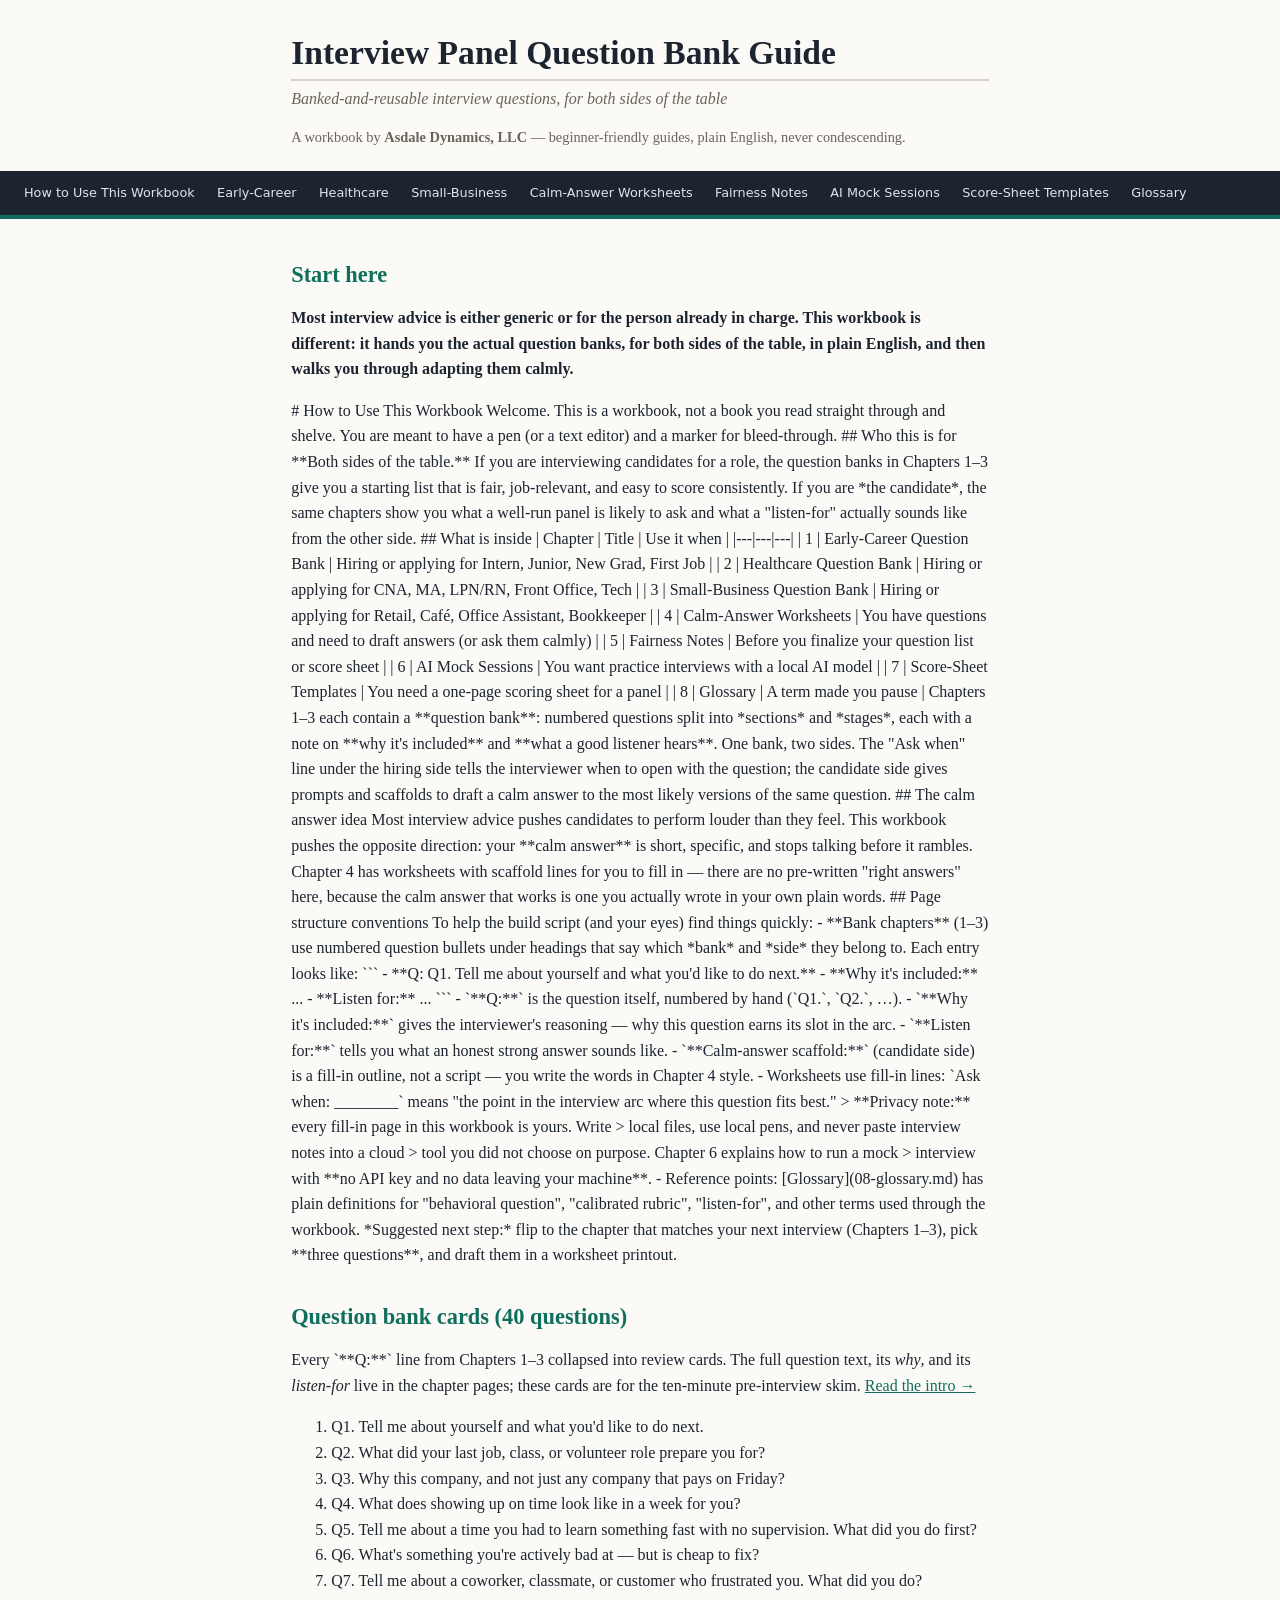
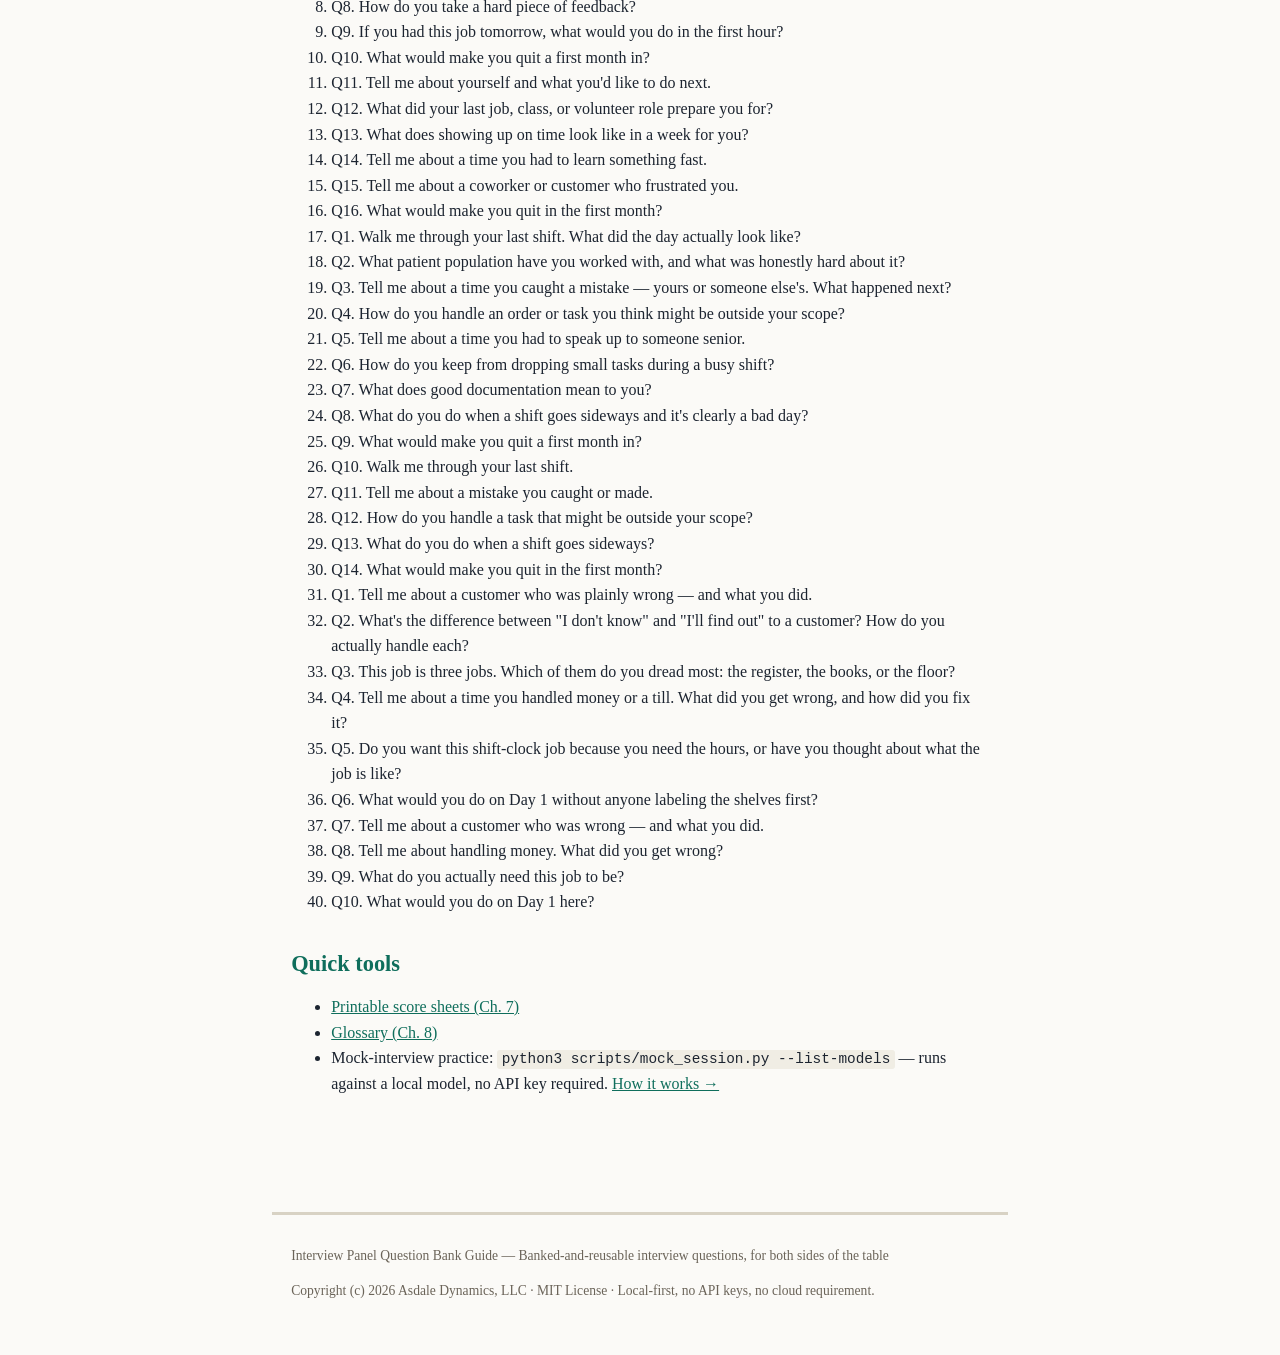
<file: site/index.html>
<!DOCTYPE html>
<html lang="en">
<head>
<meta charset="utf-8">
<meta name="viewport" content="width=device-width, initial-scale=1">
<title>Interview Panel Question Bank Guide</title>
<link rel="stylesheet" href="styles.css">
</head>
<body>
<header class="hero">
  <h1>Interview Panel Question Bank Guide</h1>
  <p class="tagline">Banked-and-reusable interview questions, for both sides of the table</p>
  <p class="credit">A workbook by <strong>Asdale Dynamics, LLC</strong> —
  beginner-friendly guides, plain English, never condescending.</p>
</header>
<nav class="topnav">
  <div class="chapters">
    <a href="00-introduction.html">How to Use This Workbook</a>
    <a href="01-bank-early-career.html">Early-Career</a>
    <a href="02-bank-healthcare.html">Healthcare</a>
    <a href="03-bank-small-business.html">Small-Business</a>
    <a href="04-worksheets-calm-answers.html">Calm-Answer Worksheets</a>
    <a href="05-fairness-notes.html">Fairness Notes</a>
    <a href="06-ai-mock-sessions.html">AI Mock Sessions</a>
    <a href="07-score-sheets.html">Score-Sheet Templates</a>
    <a href="08-glossary.html">Glossary</a>
  </div>
</nav>
<main class="home">
<section class="intro">
<h2>Start here</h2>
<p><strong>Most interview advice is either generic or for the person already in charge. This workbook is different: it hands you the actual question banks, for both sides of the table, in plain English, and then walks you through adapting them calmly.</strong></p># How to Use This Workbook

Welcome. This is a workbook, not a book you read straight through and shelve.
You are meant to have a pen (or a text editor) and a marker for bleed-through.

## Who this is for

**Both sides of the table.** If you are interviewing candidates for a role,
the question banks in Chapters 1–3 give you a starting list that is fair,
job-relevant, and easy to score consistently. If you are *the candidate*,
the same chapters show you what a well-run panel is likely to ask and what a
"listen-for" actually sounds like from the other side.

## What is inside

| Chapter | Title | Use it when |
|---|---|---|
| 1 | Early-Career Question Bank | Hiring or applying for Intern, Junior, New Grad, First Job |
| 2 | Healthcare Question Bank | Hiring or applying for CNA, MA, LPN/RN, Front Office, Tech |
| 3 | Small-Business Question Bank | Hiring or applying for Retail, Café, Office Assistant, Bookkeeper |
| 4 | Calm-Answer Worksheets | You have questions and need to draft answers (or ask them calmly) |
| 5 | Fairness Notes | Before you finalize your question list or score sheet |
| 6 | AI Mock Sessions | You want practice interviews with a local AI model |
| 7 | Score-Sheet Templates | You need a one-page scoring sheet for a panel |
| 8 | Glossary | A term made you pause |

Chapters 1–3 each contain a **question bank**: numbered questions split into
*sections* and *stages*, each with a note on **why it's included** and **what
a good listener hears**. One bank, two sides. The "Ask when" line under the
hiring side tells the interviewer when to open with the question; the
candidate side gives prompts and scaffolds to draft a calm answer to the most
likely versions of the same question.

## The calm answer idea

Most interview advice pushes candidates to perform louder than they feel.
This workbook pushes the opposite direction: your **calm answer** is short,
specific, and stops talking before it rambles. Chapter 4 has worksheets with
scaffold lines for you to fill in — there are no pre-written "right answers"
here, because the calm answer that works is one you actually wrote in your
own plain words.

## Page structure conventions

To help the build script (and your eyes) find things quickly:

- **Bank chapters** (1–3) use numbered question bullets under headings that
  say which *bank* and *side* they belong to. Each entry looks like:

  ```
    - **Q: Q1. Tell me about yourself and what you'd like to do next.**
      - **Why it's included:** ...
      - **Listen for:** ...
  ```
- `**Q:**` is the question itself, numbered by hand (`Q1.`, `Q2.`, …).
- `**Why it's included:**` gives the interviewer's reasoning — why this
  question earns its slot in the arc.
- `**Listen for:**` tells you what an honest strong answer sounds like.
- `**Calm-answer scaffold:**` (candidate side) is a fill-in outline, not a
  script — you write the words in Chapter 4 style.
- Worksheets use fill-in lines: `Ask when: ________` means "the point in
  the interview arc where this question fits best."

> **Privacy note:** every fill-in page in this workbook is yours. Write
> local files, use local pens, and never paste interview notes into a cloud
> tool you did not choose on purpose. Chapter 6 explains how to run a mock
> interview with **no API key and no data leaving your machine**.

- Reference points: [Glossary](08-glossary.md) has plain definitions for
  "behavioral question", "calibrated rubric", "listen-for", and other terms
  used through the workbook.

*Suggested next step:* flip to the chapter that matches your next interview
(Chapters 1–3), pick **three questions**, and draft them in a worksheet printout.

</section>
<section class="cards">
<h2>Question bank cards (40 questions)</h2>
<p>Every `**Q:**` line from Chapters 1–3 collapsed into review cards. The
full question text, its <em>why</em>, and its <em>listen-for</em> live in the
chapter pages; these cards are for the ten-minute pre-interview skim.
<a href="00-introduction.html">Read the intro &rarr;</a></p>
<ol class="qcards">
<li class="question" id="card-001">Q1. Tell me about yourself and what you'd like to do next.</li><li class="question" id="card-002">Q2. What did your last job, class, or volunteer role prepare you for?</li><li class="question" id="card-003">Q3. Why this company, and not just any company that pays on Friday?</li><li class="question" id="card-004">Q4. What does showing up on time look like in a week for you?</li><li class="question" id="card-005">Q5. Tell me about a time you had to learn something fast with no supervision. What did you do first?</li><li class="question" id="card-006">Q6. What's something you're actively bad at — but is cheap to fix?</li><li class="question" id="card-007">Q7. Tell me about a coworker, classmate, or customer who frustrated you. What did you do?</li><li class="question" id="card-008">Q8. How do you take a hard piece of feedback?</li><li class="question" id="card-009">Q9. If you had this job tomorrow, what would you do in the first hour?</li><li class="question" id="card-010">Q10. What would make you quit a first month in?</li><li class="question" id="card-011">Q11. Tell me about yourself and what you'd like to do next.</li><li class="question" id="card-012">Q12. What did your last job, class, or volunteer role prepare you for?</li><li class="question" id="card-013">Q13. What does showing up on time look like in a week for you?</li><li class="question" id="card-014">Q14. Tell me about a time you had to learn something fast.</li><li class="question" id="card-015">Q15. Tell me about a coworker or customer who frustrated you.</li><li class="question" id="card-016">Q16. What would make you quit in the first month?</li><li class="question" id="card-017">Q1. Walk me through your last shift. What did the day actually look like?</li><li class="question" id="card-018">Q2. What patient population have you worked with, and what was honestly hard about it?</li><li class="question" id="card-019">Q3. Tell me about a time you caught a mistake — yours or someone else's. What happened next?</li><li class="question" id="card-020">Q4. How do you handle an order or task you think might be outside your scope?</li><li class="question" id="card-021">Q5. Tell me about a time you had to speak up to someone senior.</li><li class="question" id="card-022">Q6. How do you keep from dropping small tasks during a busy shift?</li><li class="question" id="card-023">Q7. What does good documentation mean to you?</li><li class="question" id="card-024">Q8. What do you do when a shift goes sideways and it's clearly a bad day?</li><li class="question" id="card-025">Q9. What would make you quit a first month in?</li><li class="question" id="card-026">Q10. Walk me through your last shift.</li><li class="question" id="card-027">Q11. Tell me about a mistake you caught or made.</li><li class="question" id="card-028">Q12. How do you handle a task that might be outside your scope?</li><li class="question" id="card-029">Q13. What do you do when a shift goes sideways?</li><li class="question" id="card-030">Q14. What would make you quit in the first month?</li><li class="question" id="card-031">Q1. Tell me about a customer who was plainly wrong — and what you did.</li><li class="question" id="card-032">Q2. What's the difference between "I don't know" and "I'll find out" to a customer? How do you actually handle each?</li><li class="question" id="card-033">Q3. This job is three jobs. Which of them do you dread most: the register, the books, or the floor?</li><li class="question" id="card-034">Q4. Tell me about a time you handled money or a till. What did you get wrong, and how did you fix it?</li><li class="question" id="card-035">Q5. Do you want this shift-clock job because you need the hours, or have you thought about what the job is like?</li><li class="question" id="card-036">Q6. What would you do on Day 1 without anyone labeling the shelves first?</li><li class="question" id="card-037">Q7. Tell me about a customer who was wrong — and what you did.</li><li class="question" id="card-038">Q8. Tell me about handling money. What did you get wrong?</li><li class="question" id="card-039">Q9. What do you actually need this job to be?</li><li class="question" id="card-040">Q10. What would you do on Day 1 here?</li>
</ol>
</section>
<section class="quicklinks">
<h2>Quick tools</h2>
<ul>
<li><a href="07-score-sheets.html">Printable score sheets (Ch. 7)</a></li>
<li><a href="08-glossary.html">Glossary (Ch. 8)</a></li>
<li>Mock-interview practice: <code>python3 scripts/mock_session.py --list-models</code> —
runs against a local model, no API key required. <a href="06-ai-mock-sessions.html">How it works &rarr;</a></li>
</ul>
</section>
</main>
<footer>
  <p>Interview Panel Question Bank Guide — Banked-and-reusable interview questions, for both sides of the table</p>
  <p>Copyright (c) 2026 Asdale Dynamics, LLC · MIT License · Local-first, no
  API keys, no cloud requirement.</p>
</footer>
</body>
</html>
</file>
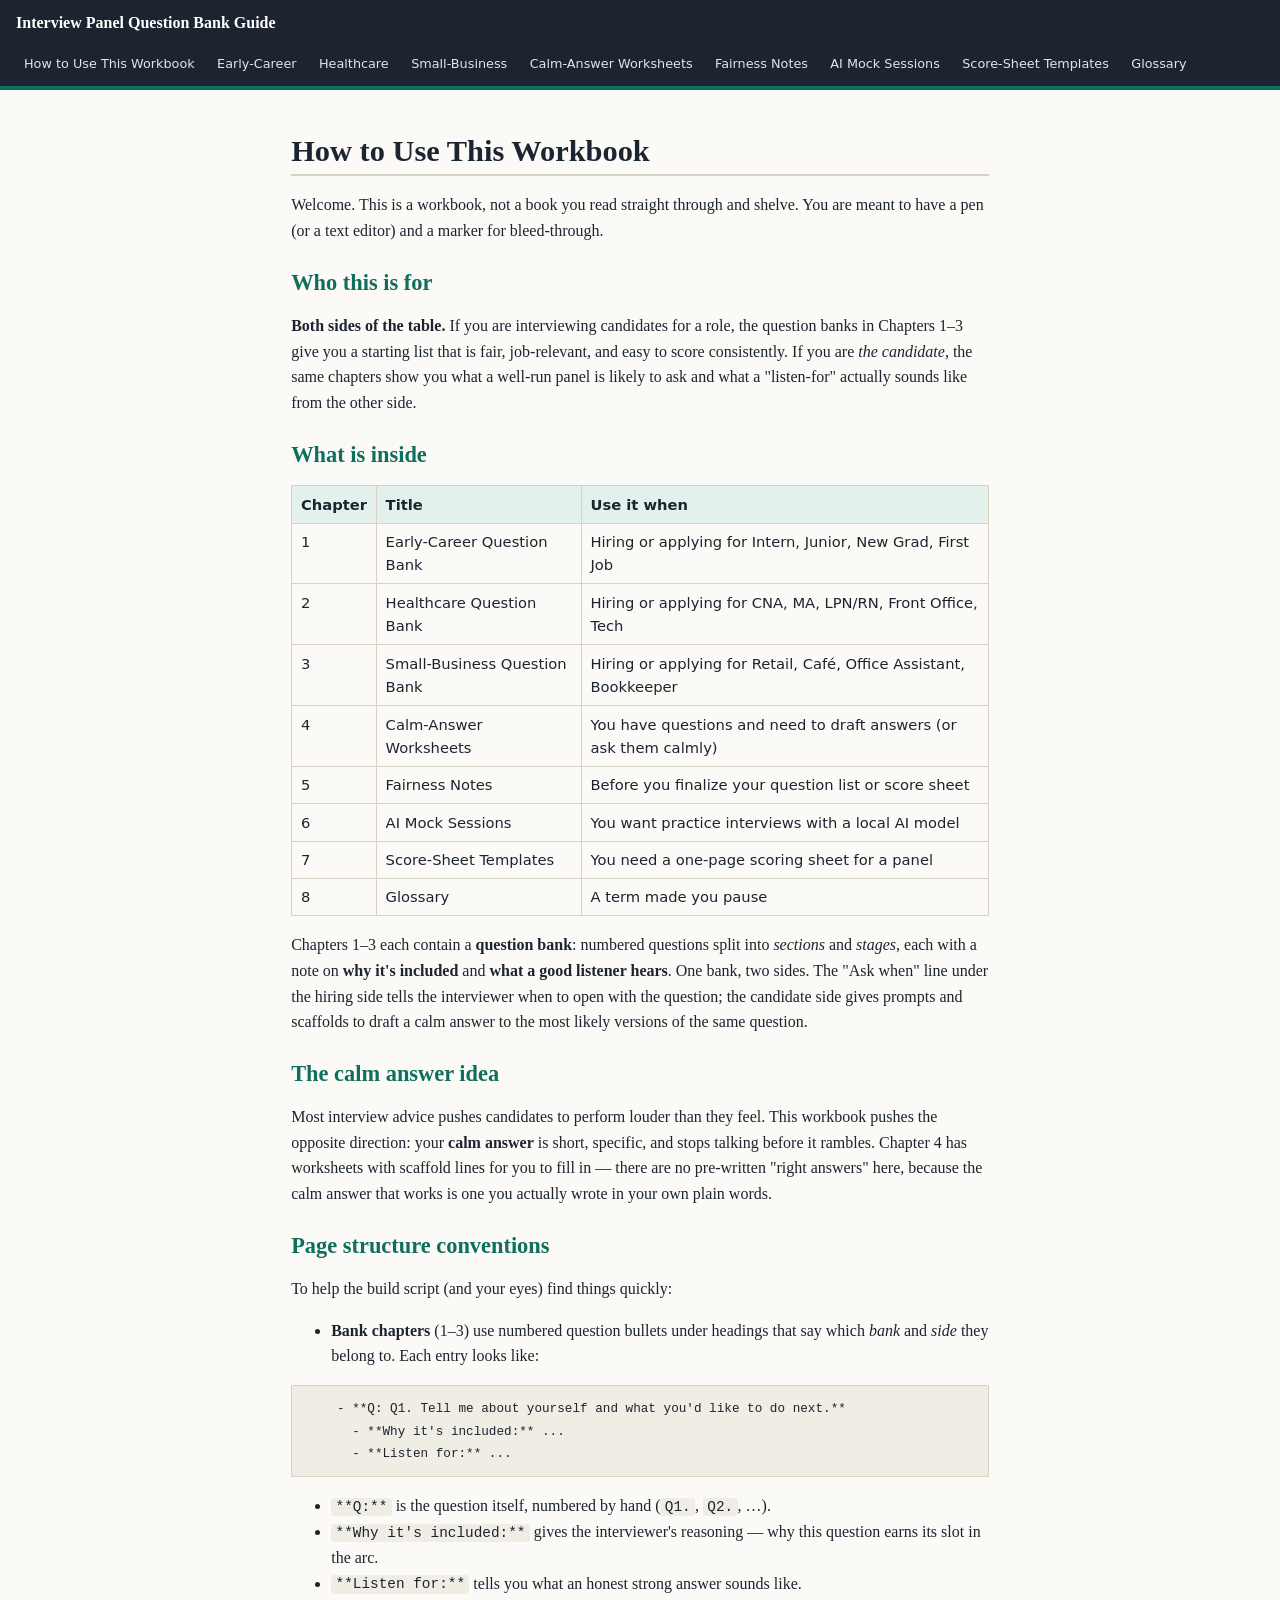
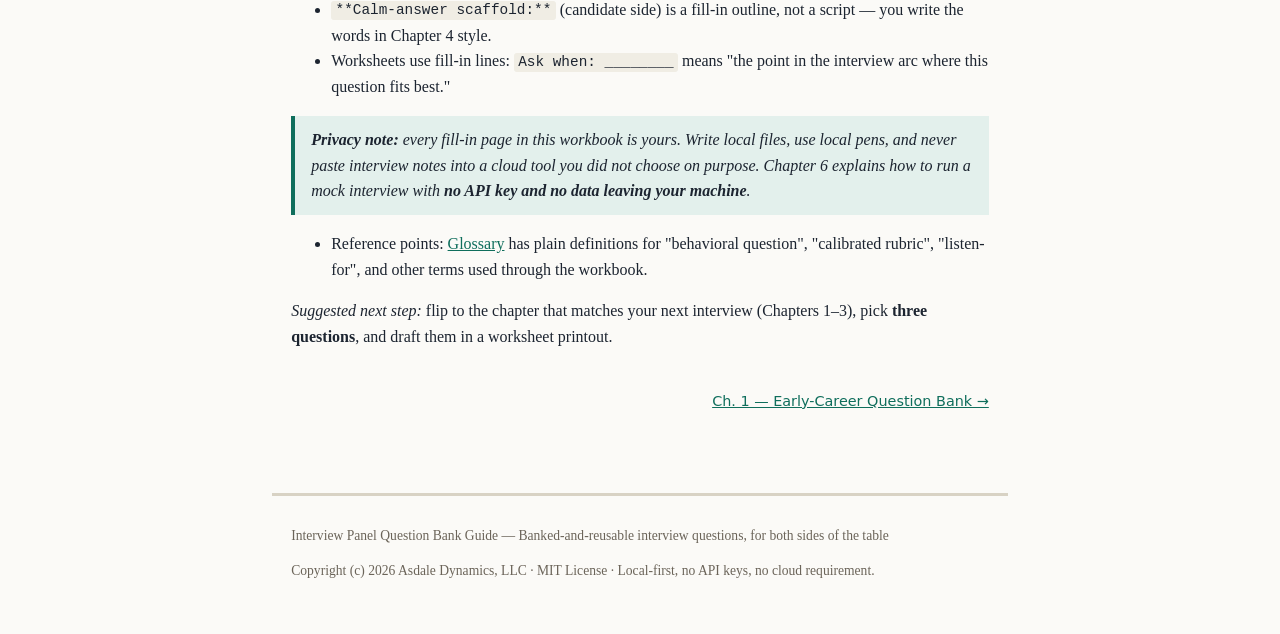
<file: site/00-introduction.html>
<!DOCTYPE html>
<html lang="en">
<head>
<meta charset="utf-8">
<meta name="viewport" content="width=device-width, initial-scale=1">
<title>How to Use This Workbook — Interview Panel Question Bank Guide</title>
<link rel="stylesheet" href="styles.css">
</head>
<body>
<nav class="topnav">
  <a class="brand" href="index.html">Interview Panel Question Bank Guide</a>
  <div class="chapters">
    <a href="00-introduction.html">How to Use This Workbook</a>
    <a href="01-bank-early-career.html">Early-Career</a>
    <a href="02-bank-healthcare.html">Healthcare</a>
    <a href="03-bank-small-business.html">Small-Business</a>
    <a href="04-worksheets-calm-answers.html">Calm-Answer Worksheets</a>
    <a href="05-fairness-notes.html">Fairness Notes</a>
    <a href="06-ai-mock-sessions.html">AI Mock Sessions</a>
    <a href="07-score-sheets.html">Score-Sheet Templates</a>
    <a href="08-glossary.html">Glossary</a>
  </div>
</nav>
<main class="chapter">
<article>
<h1 id="s-how-to-use-this-workbook">How to Use This Workbook</h1>
<p>Welcome. This is a workbook, not a book you read straight through and shelve. You are meant to have a pen (or a text editor) and a marker for bleed-through.</p>
<h2 id="s-who-this-is-for">Who this is for</h2>
<p><strong>Both sides of the table.</strong> If you are interviewing candidates for a role, the question banks in Chapters 1–3 give you a starting list that is fair, job-relevant, and easy to score consistently. If you are <em>the candidate</em>, the same chapters show you what a well-run panel is likely to ask and what a "listen-for" actually sounds like from the other side.</p>
<h2 id="s-what-is-inside">What is inside</h2>
<table><thead><tr><th>Chapter</th><th>Title</th><th>Use it when</th></tr></thead><tbody><tr><td>1</td><td>Early-Career Question Bank</td><td>Hiring or applying for Intern, Junior, New Grad, First Job</td></tr><tr><td>2</td><td>Healthcare Question Bank</td><td>Hiring or applying for CNA, MA, LPN/RN, Front Office, Tech</td></tr><tr><td>3</td><td>Small-Business Question Bank</td><td>Hiring or applying for Retail, Café, Office Assistant, Bookkeeper</td></tr><tr><td>4</td><td>Calm-Answer Worksheets</td><td>You have questions and need to draft answers (or ask them calmly)</td></tr><tr><td>5</td><td>Fairness Notes</td><td>Before you finalize your question list or score sheet</td></tr><tr><td>6</td><td>AI Mock Sessions</td><td>You want practice interviews with a local AI model</td></tr><tr><td>7</td><td>Score-Sheet Templates</td><td>You need a one-page scoring sheet for a panel</td></tr><tr><td>8</td><td>Glossary</td><td>A term made you pause</td></tr></tbody></table>
<p>Chapters 1–3 each contain a <strong>question bank</strong>: numbered questions split into <em>sections</em> and <em>stages</em>, each with a note on <strong>why it's included</strong> and <strong>what a good listener hears</strong>. One bank, two sides. The "Ask when" line under the hiring side tells the interviewer when to open with the question; the candidate side gives prompts and scaffolds to draft a calm answer to the most likely versions of the same question.</p>
<h2 id="s-the-calm-answer-idea">The calm answer idea</h2>
<p>Most interview advice pushes candidates to perform louder than they feel. This workbook pushes the opposite direction: your <strong>calm answer</strong> is short, specific, and stops talking before it rambles. Chapter 4 has worksheets with scaffold lines for you to fill in — there are no pre-written "right answers" here, because the calm answer that works is one you actually wrote in your own plain words.</p>
<h2 id="s-page-structure-conventions">Page structure conventions</h2>
<p>To help the build script (and your eyes) find things quickly:</p>
<ul><li><strong>Bank chapters</strong> (1–3) use numbered question bullets under headings that say which <em>bank</em> and <em>side</em> they belong to. Each entry looks like:</li></ul>
<pre><code>    - **Q: Q1. Tell me about yourself and what you'd like to do next.**
      - **Why it's included:** ...
      - **Listen for:** ...</code></pre>
<ul><li><code>**Q:**</code> is the question itself, numbered by hand (<code>Q1.</code>, <code>Q2.</code>, …).</li><li><code>**Why it's included:**</code> gives the interviewer's reasoning — why this question earns its slot in the arc.</li><li><code>**Listen for:**</code> tells you what an honest strong answer sounds like.</li><li><code>**Calm-answer scaffold:**</code> (candidate side) is a fill-in outline, not a script — you write the words in Chapter 4 style.</li><li>Worksheets use fill-in lines: <code>Ask when: ________</code> means "the point in the interview arc where this question fits best."</li></ul>
<blockquote><p><strong>Privacy note:</strong> every fill-in page in this workbook is yours. Write local files, use local pens, and never paste interview notes into a cloud tool you did not choose on purpose. Chapter 6 explains how to run a mock interview with <strong>no API key and no data leaving your machine</strong>.</p></blockquote>
<ul><li>Reference points: <a href="08-glossary.html">Glossary</a> has plain definitions for "behavioral question", "calibrated rubric", "listen-for", and other terms used through the workbook.</li></ul>
<p><em>Suggested next step:</em> flip to the chapter that matches your next interview (Chapters 1–3), pick <strong>three questions</strong>, and draft them in a worksheet printout.</p>
</article>
<div class="pager"><span></span> <a href="01-bank-early-career.html">Ch. 1 — Early-Career Question Bank &rarr;</a></div>
</main>
<footer>
  <p>Interview Panel Question Bank Guide — Banked-and-reusable interview questions, for both sides of the table</p>
  <p>Copyright (c) 2026 Asdale Dynamics, LLC · MIT License · Local-first, no
  API keys, no cloud requirement.</p>
</footer>
</body>
</html>
</file>
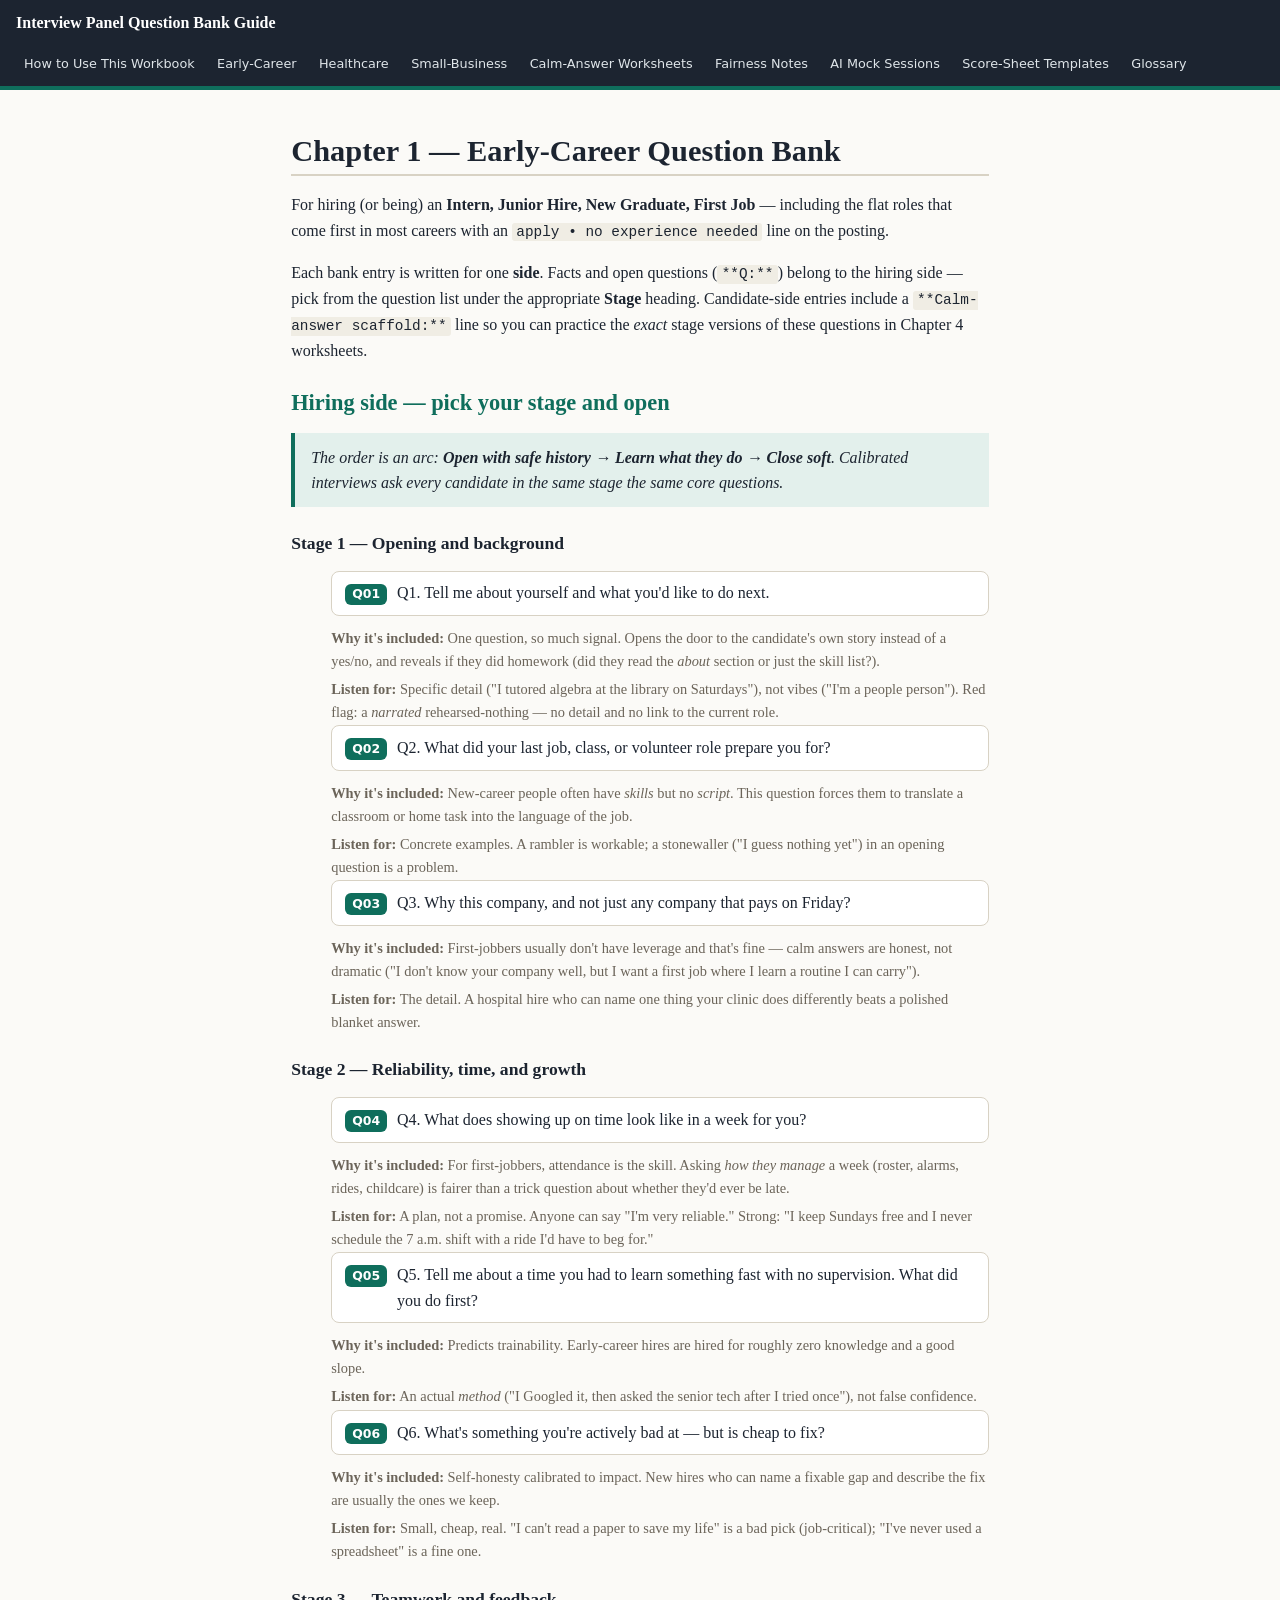
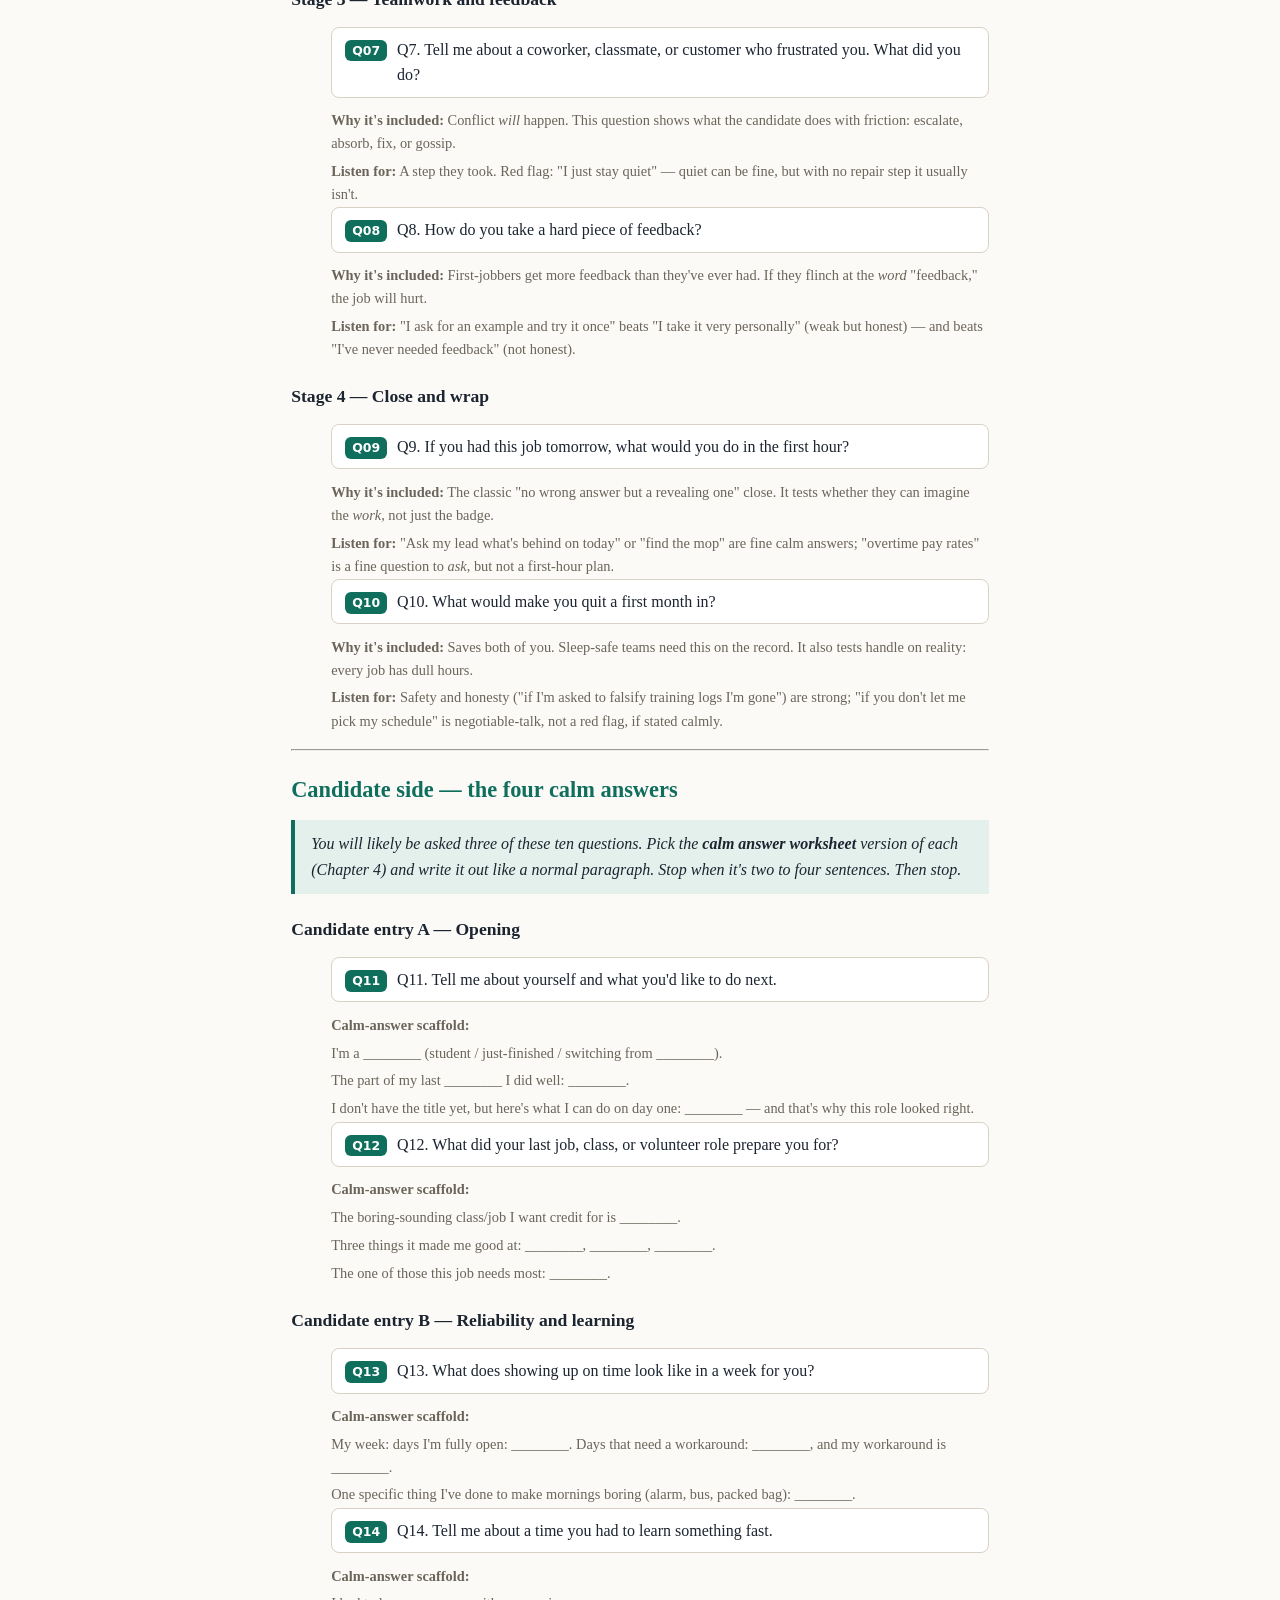
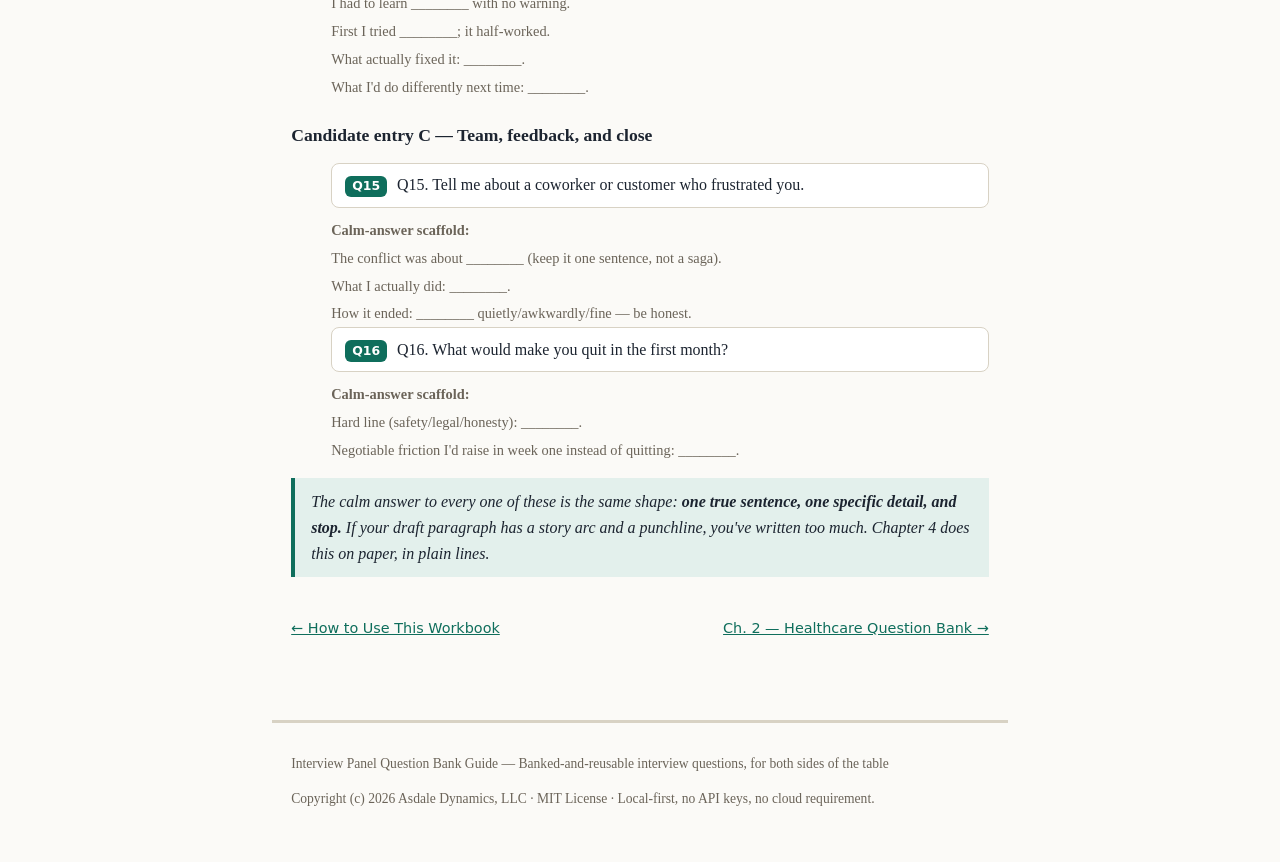
<file: site/01-bank-early-career.html>
<!DOCTYPE html>
<html lang="en">
<head>
<meta charset="utf-8">
<meta name="viewport" content="width=device-width, initial-scale=1">
<title>Ch. 1 — Early-Career Question Bank — Interview Panel Question Bank Guide</title>
<link rel="stylesheet" href="styles.css">
</head>
<body>
<nav class="topnav">
  <a class="brand" href="index.html">Interview Panel Question Bank Guide</a>
  <div class="chapters">
    <a href="00-introduction.html">How to Use This Workbook</a>
    <a href="01-bank-early-career.html">Early-Career</a>
    <a href="02-bank-healthcare.html">Healthcare</a>
    <a href="03-bank-small-business.html">Small-Business</a>
    <a href="04-worksheets-calm-answers.html">Calm-Answer Worksheets</a>
    <a href="05-fairness-notes.html">Fairness Notes</a>
    <a href="06-ai-mock-sessions.html">AI Mock Sessions</a>
    <a href="07-score-sheets.html">Score-Sheet Templates</a>
    <a href="08-glossary.html">Glossary</a>
  </div>
</nav>
<main class="chapter">
<article>
<h1 id="s-chapter-1-early-career-question-bank">Chapter 1 — Early-Career Question Bank</h1>
<p>For hiring (or being) an <strong>Intern, Junior Hire, New Graduate, First Job</strong> — including the flat roles that come first in most careers with an <code>apply • no experience needed</code> line on the posting.</p>
<p>Each bank entry is written for one <strong>side</strong>. Facts and open questions (<code>**Q:**</code>) belong to the hiring side — pick from the question list under the appropriate <strong>Stage</strong> heading. Candidate-side entries include a <code>**Calm-answer scaffold:**</code> line so you can practice the <em>exact</em> stage versions of these questions in Chapter 4 worksheets.</p>
<h2 id="s-hiring-side-pick-your-stage-and-open">Hiring side — pick your stage and open</h2>
<blockquote><p>The order is an arc: <strong>Open with safe history → Learn what they do → Close soft</strong>. Calibrated interviews ask every candidate in the same stage the same core questions.</p></blockquote>
<h3 id="s-stage-1-opening-and-background">Stage 1 — Opening and background</h3>
<ul><li class="qcard-wrap"><div class="qcard" id="q-001"><span class="qmark">Q01</span><span class="qtext">Q1. Tell me about yourself and what you'd like to do next.</span></div><ul class="qdetails"><li><strong>Why it's included:</strong> One question, so much signal. Opens the door to the candidate's own story instead of a yes/no, and reveals if they did homework (did they read the <em>about</em> section or just the skill list?).</li><li><strong>Listen for:</strong> Specific detail ("I tutored algebra at the library on Saturdays"), not vibes ("I'm a people person"). Red flag: a <em>narrated</em> rehearsed-nothing — no detail and no link to the current role.</li></ul></li><li class="qcard-wrap"><div class="qcard" id="q-002"><span class="qmark">Q02</span><span class="qtext">Q2. What did your last job, class, or volunteer role prepare you for?</span></div><ul class="qdetails"><li><strong>Why it's included:</strong> New-career people often have <em>skills</em> but no <em>script</em>. This question forces them to translate a classroom or home task into the language of the job.</li><li><strong>Listen for:</strong> Concrete examples. A rambler is workable; a stonewaller ("I guess nothing yet") in an opening question is a problem.</li></ul></li><li class="qcard-wrap"><div class="qcard" id="q-003"><span class="qmark">Q03</span><span class="qtext">Q3. Why this company, and not just any company that pays on Friday?</span></div><ul class="qdetails"><li><strong>Why it's included:</strong> First-jobbers usually don't have leverage and that's fine — calm answers are honest, not dramatic ("I don't know your company well, but I want a first job where I learn a routine I can carry").</li><li><strong>Listen for:</strong> The detail. A hospital hire who can name one thing your clinic does differently beats a polished blanket answer.</li></ul></li></ul>
<h3 id="s-stage-2-reliability-time-and-growth">Stage 2 — Reliability, time, and growth</h3>
<ul><li class="qcard-wrap"><div class="qcard" id="q-004"><span class="qmark">Q04</span><span class="qtext">Q4. What does showing up on time look like in a week for you?</span></div><ul class="qdetails"><li><strong>Why it's included:</strong> For first-jobbers, attendance is the skill. Asking <em>how they manage</em> a week (roster, alarms, rides, childcare) is fairer than a trick question about whether they'd ever be late.</li><li><strong>Listen for:</strong> A plan, not a promise. Anyone can say "I'm very reliable." Strong: "I keep Sundays free and I never schedule the 7 a.m. shift with a ride I'd have to beg for."</li></ul></li><li class="qcard-wrap"><div class="qcard" id="q-005"><span class="qmark">Q05</span><span class="qtext">Q5. Tell me about a time you had to learn something fast with no supervision. What did you do first?</span></div><ul class="qdetails"><li><strong>Why it's included:</strong> Predicts trainability. Early-career hires are hired for roughly zero knowledge and a good slope.</li><li><strong>Listen for:</strong> An actual <em>method</em> ("I Googled it, then asked the senior tech after I tried once"), not false confidence.</li></ul></li><li class="qcard-wrap"><div class="qcard" id="q-006"><span class="qmark">Q06</span><span class="qtext">Q6. What's something you're actively bad at — but is cheap to fix?</span></div><ul class="qdetails"><li><strong>Why it's included:</strong> Self-honesty calibrated to impact. New hires who can name a fixable gap and describe the fix are usually the ones we keep.</li><li><strong>Listen for:</strong> Small, cheap, real. "I can't read a paper to save my life" is a bad pick (job-critical); "I've never used a spreadsheet" is a fine one.</li></ul></li></ul>
<h3 id="s-stage-3-teamwork-and-feedback">Stage 3 — Teamwork and feedback</h3>
<ul><li class="qcard-wrap"><div class="qcard" id="q-007"><span class="qmark">Q07</span><span class="qtext">Q7. Tell me about a coworker, classmate, or customer who frustrated you. What did you do?</span></div><ul class="qdetails"><li><strong>Why it's included:</strong> Conflict <em>will</em> happen. This question shows what the candidate does with friction: escalate, absorb, fix, or gossip.</li><li><strong>Listen for:</strong> A step they took. Red flag: "I just stay quiet" — quiet can be fine, but with no repair step it usually isn't.</li></ul></li><li class="qcard-wrap"><div class="qcard" id="q-008"><span class="qmark">Q08</span><span class="qtext">Q8. How do you take a hard piece of feedback?</span></div><ul class="qdetails"><li><strong>Why it's included:</strong> First-jobbers get more feedback than they've ever had. If they flinch at the <em>word</em> "feedback," the job will hurt.</li><li><strong>Listen for:</strong> "I ask for an example and try it once" beats "I take it very personally" (weak but honest) — and beats "I've never needed feedback" (not honest).</li></ul></li></ul>
<h3 id="s-stage-4-close-and-wrap">Stage 4 — Close and wrap</h3>
<ul><li class="qcard-wrap"><div class="qcard" id="q-009"><span class="qmark">Q09</span><span class="qtext">Q9. If you had this job tomorrow, what would you do in the first hour?</span></div><ul class="qdetails"><li><strong>Why it's included:</strong> The classic "no wrong answer but a revealing one" close. It tests whether they can imagine the <em>work</em>, not just the badge.</li><li><strong>Listen for:</strong> "Ask my lead what's behind on today" or "find the mop" are fine calm answers; "overtime pay rates" is a fine question to <em>ask</em>, but not a first-hour plan.</li></ul></li><li class="qcard-wrap"><div class="qcard" id="q-010"><span class="qmark">Q10</span><span class="qtext">Q10. What would make you quit a first month in?</span></div><ul class="qdetails"><li><strong>Why it's included:</strong> Saves both of you. Sleep-safe teams need this on the record. It also tests handle on reality: every job has dull hours.</li><li><strong>Listen for:</strong> Safety and honesty ("if I'm asked to falsify training logs I'm gone") are strong; "if you don't let me pick my schedule" is negotiable-talk, not a red flag, if stated calmly.</li></ul></li></ul>
<hr>
<h2 id="s-candidate-side-the-four-calm-answers">Candidate side — the four calm answers</h2>
<blockquote><p>You will likely be asked three of these ten questions. Pick the <strong>calm answer worksheet</strong> version of each (Chapter 4) and write it out like a normal paragraph. Stop when it's two to four sentences. Then stop.</p></blockquote>
<h3 id="s-candidate-entry-a-opening">Candidate entry A — Opening</h3>
<ul><li class="qcard-wrap"><div class="qcard" id="q-011"><span class="qmark">Q11</span><span class="qtext">Q11. Tell me about yourself and what you'd like to do next.</span></div><ul class="qdetails"><li><strong>Calm-answer scaffold:</strong></li><li>I'm a ________ (student / just-finished / switching from ________).</li><li>The part of my last ________ I did well: ________.</li><li>I don't have the title yet, but here's what I can do on day one: ________ — and that's why this role looked right.</li></ul></li><li class="qcard-wrap"><div class="qcard" id="q-012"><span class="qmark">Q12</span><span class="qtext">Q12. What did your last job, class, or volunteer role prepare you for?</span></div><ul class="qdetails"><li><strong>Calm-answer scaffold:</strong></li><li>The boring-sounding class/job I want credit for is ________.</li><li>Three things it made me good at: ________, ________, ________.</li><li>The one of those this job needs most: ________.</li></ul></li></ul>
<h3 id="s-candidate-entry-b-reliability-and-learning">Candidate entry B — Reliability and learning</h3>
<ul><li class="qcard-wrap"><div class="qcard" id="q-013"><span class="qmark">Q13</span><span class="qtext">Q13. What does showing up on time look like in a week for you?</span></div><ul class="qdetails"><li><strong>Calm-answer scaffold:</strong></li><li>My week: days I'm fully open: ________. Days that need a workaround: ________, and my workaround is ________.</li><li>One specific thing I've done to make mornings boring (alarm, bus, packed bag): ________.</li></ul></li><li class="qcard-wrap"><div class="qcard" id="q-014"><span class="qmark">Q14</span><span class="qtext">Q14. Tell me about a time you had to learn something fast.</span></div><ul class="qdetails"><li><strong>Calm-answer scaffold:</strong></li><li>I had to learn ________ with no warning.</li><li>First I tried ________; it half-worked.</li><li>What actually fixed it: ________.</li><li>What I'd do differently next time: ________.</li></ul></li></ul>
<h3 id="s-candidate-entry-c-team-feedback-and-close">Candidate entry C — Team, feedback, and close</h3>
<ul><li class="qcard-wrap"><div class="qcard" id="q-015"><span class="qmark">Q15</span><span class="qtext">Q15. Tell me about a coworker or customer who frustrated you.</span></div><ul class="qdetails"><li><strong>Calm-answer scaffold:</strong></li><li>The conflict was about ________ (keep it one sentence, not a saga).</li><li>What I actually did: ________.</li><li>How it ended: ________ quietly/awkwardly/fine — be honest.</li></ul></li><li class="qcard-wrap"><div class="qcard" id="q-016"><span class="qmark">Q16</span><span class="qtext">Q16. What would make you quit in the first month?</span></div><ul class="qdetails"><li><strong>Calm-answer scaffold:</strong></li><li>Hard line (safety/legal/honesty): ________.</li><li>Negotiable friction I'd raise in week one instead of quitting: ________.</li></ul></li></ul>
<blockquote><p>The calm answer to every one of these is the same shape: <strong>one true sentence, one specific detail, and stop.</strong> If your draft paragraph has a story arc and a punchline, you've written too much. Chapter 4 does this on paper, in plain lines.</p></blockquote>
</article>
<div class="pager"><a href="00-introduction.html">&larr; How to Use This Workbook</a> <a href="02-bank-healthcare.html">Ch. 2 — Healthcare Question Bank &rarr;</a></div>
</main>
<footer>
  <p>Interview Panel Question Bank Guide — Banked-and-reusable interview questions, for both sides of the table</p>
  <p>Copyright (c) 2026 Asdale Dynamics, LLC · MIT License · Local-first, no
  API keys, no cloud requirement.</p>
</footer>
</body>
</html>
</file>
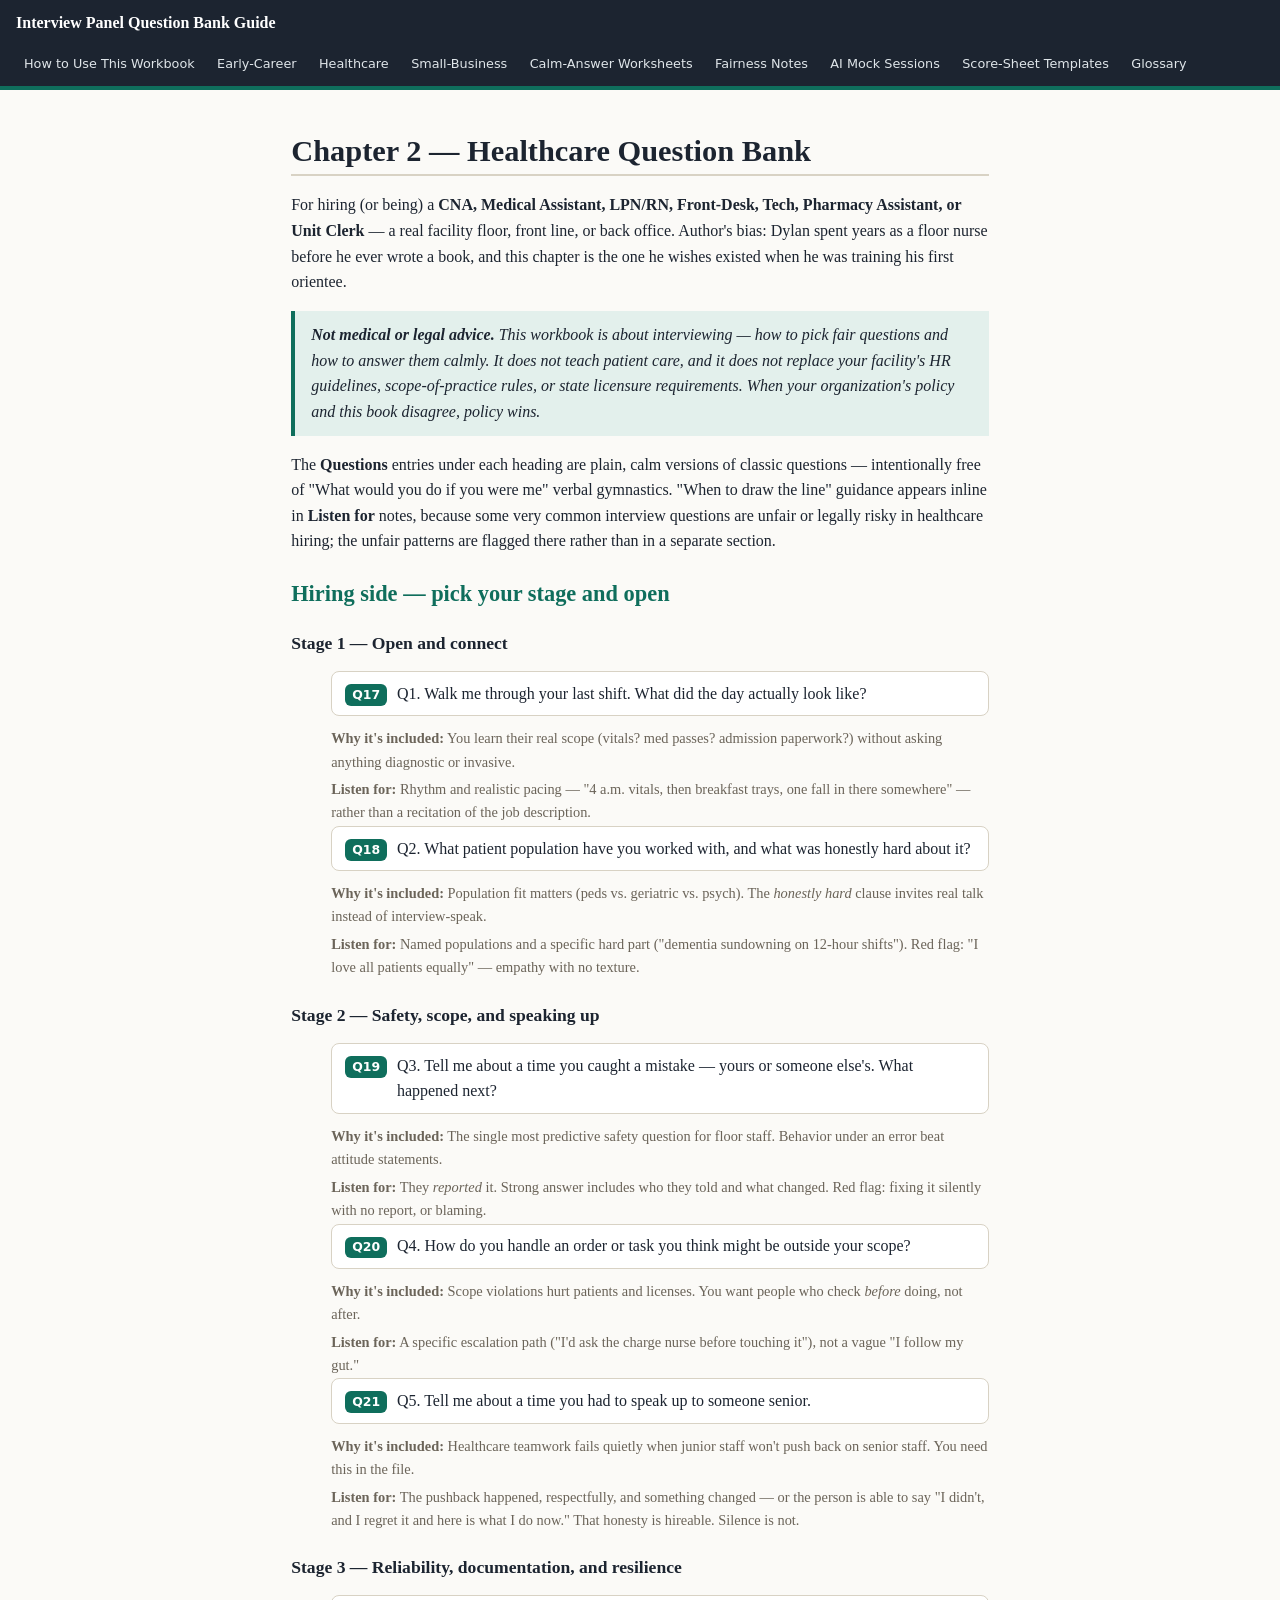
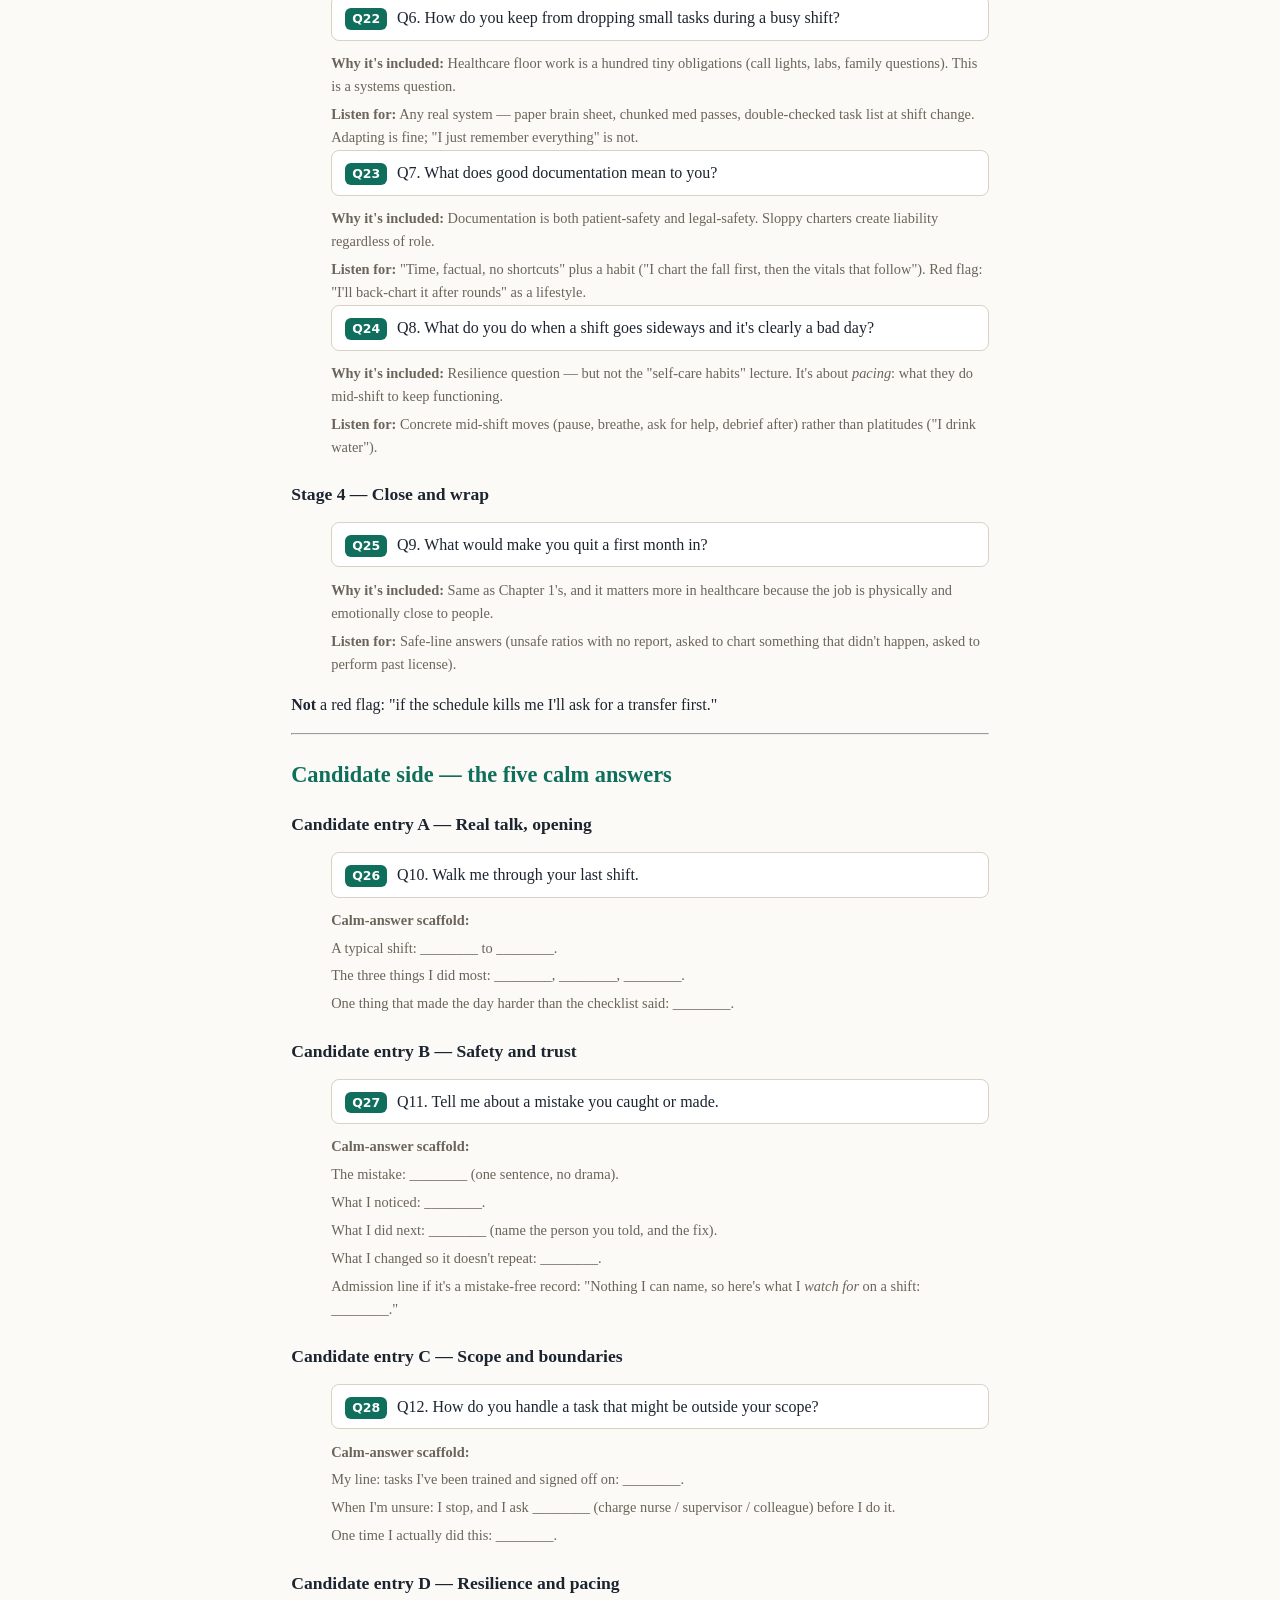
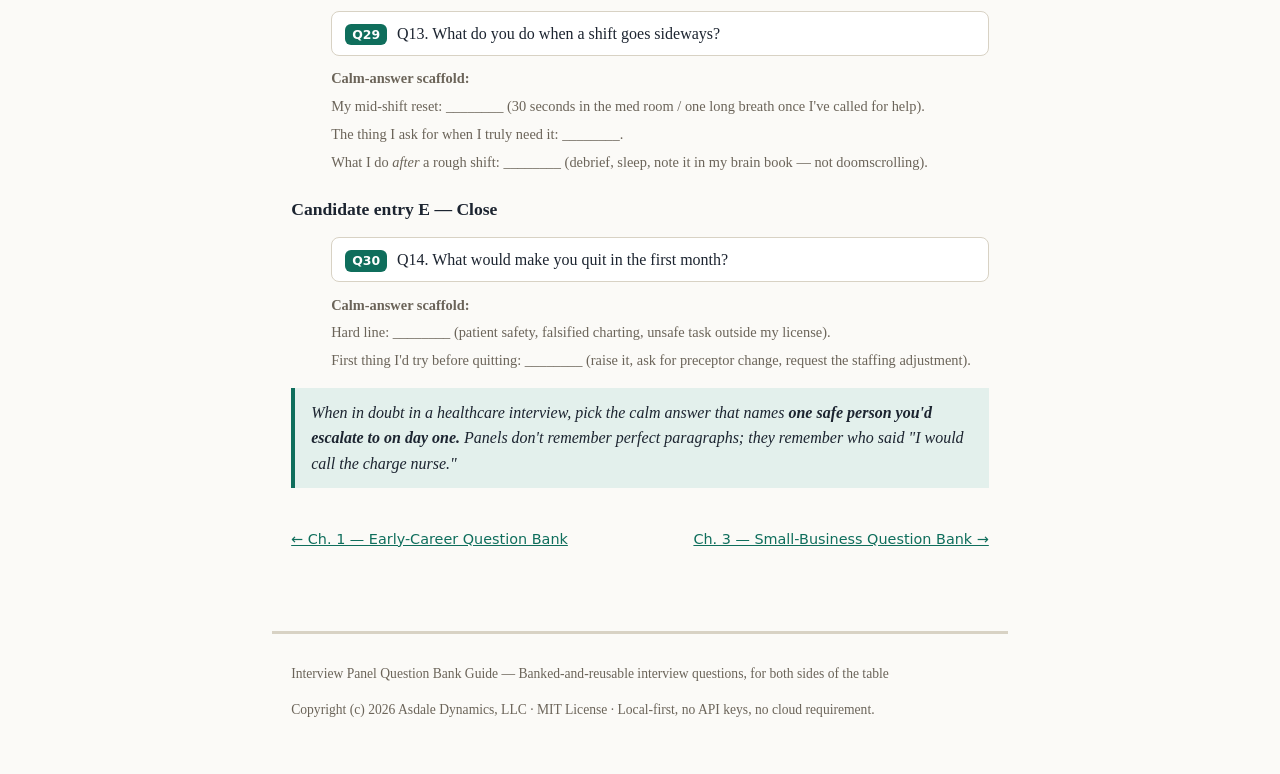
<file: site/02-bank-healthcare.html>
<!DOCTYPE html>
<html lang="en">
<head>
<meta charset="utf-8">
<meta name="viewport" content="width=device-width, initial-scale=1">
<title>Ch. 2 — Healthcare Question Bank — Interview Panel Question Bank Guide</title>
<link rel="stylesheet" href="styles.css">
</head>
<body>
<nav class="topnav">
  <a class="brand" href="index.html">Interview Panel Question Bank Guide</a>
  <div class="chapters">
    <a href="00-introduction.html">How to Use This Workbook</a>
    <a href="01-bank-early-career.html">Early-Career</a>
    <a href="02-bank-healthcare.html">Healthcare</a>
    <a href="03-bank-small-business.html">Small-Business</a>
    <a href="04-worksheets-calm-answers.html">Calm-Answer Worksheets</a>
    <a href="05-fairness-notes.html">Fairness Notes</a>
    <a href="06-ai-mock-sessions.html">AI Mock Sessions</a>
    <a href="07-score-sheets.html">Score-Sheet Templates</a>
    <a href="08-glossary.html">Glossary</a>
  </div>
</nav>
<main class="chapter">
<article>
<h1 id="s-chapter-2-healthcare-question-bank">Chapter 2 — Healthcare Question Bank</h1>
<p>For hiring (or being) a <strong>CNA, Medical Assistant, LPN/RN, Front-Desk, Tech, Pharmacy Assistant, or Unit Clerk</strong> — a real facility floor, front line, or back office. Author's bias: Dylan spent years as a floor nurse before he ever wrote a book, and this chapter is the one he wishes existed when he was training his first orientee.</p>
<blockquote><p><strong>Not medical or legal advice.</strong> This workbook is about <em>interviewing</em> — how to pick fair questions and how to answer them calmly. It does not teach patient care, and it does not replace your facility's HR guidelines, scope-of-practice rules, or state licensure requirements. When your organization's policy and this book disagree, policy wins.</p></blockquote>
<p>The <strong>Questions</strong> entries under each heading are plain, calm versions of classic questions — intentionally free of "What would you do if you were me" verbal gymnastics. "When to draw the line" guidance appears inline in <strong>Listen for</strong> notes, because some very common interview questions are unfair or legally risky in healthcare hiring; the unfair patterns are flagged there rather than in a separate section.</p>
<h2 id="s-hiring-side-pick-your-stage-and-open">Hiring side — pick your stage and open</h2>
<h3 id="s-stage-1-open-and-connect">Stage 1 — Open and connect</h3>
<ul><li class="qcard-wrap"><div class="qcard" id="q-017"><span class="qmark">Q17</span><span class="qtext">Q1. Walk me through your last shift. What did the day actually look like?</span></div><ul class="qdetails"><li><strong>Why it's included:</strong> You learn their real scope (vitals? med passes? admission paperwork?) without asking anything diagnostic or invasive.</li><li><strong>Listen for:</strong> Rhythm and realistic pacing — "4 a.m. vitals, then breakfast trays, one fall in there somewhere" — rather than a recitation of the job description.</li></ul></li><li class="qcard-wrap"><div class="qcard" id="q-018"><span class="qmark">Q18</span><span class="qtext">Q2. What patient population have you worked with, and what was honestly hard about it?</span></div><ul class="qdetails"><li><strong>Why it's included:</strong> Population fit matters (peds vs. geriatric vs. psych). The <em>honestly hard</em> clause invites real talk instead of interview-speak.</li><li><strong>Listen for:</strong> Named populations and a specific hard part ("dementia sundowning on 12-hour shifts"). Red flag: "I love all patients equally" — empathy with no texture.</li></ul></li></ul>
<h3 id="s-stage-2-safety-scope-and-speaking-up">Stage 2 — Safety, scope, and speaking up</h3>
<ul><li class="qcard-wrap"><div class="qcard" id="q-019"><span class="qmark">Q19</span><span class="qtext">Q3. Tell me about a time you caught a mistake — yours or someone else's. What happened next?</span></div><ul class="qdetails"><li><strong>Why it's included:</strong> The single most predictive safety question for floor staff. Behavior under an error beat attitude statements.</li><li><strong>Listen for:</strong> They <em>reported</em> it. Strong answer includes who they told and what changed. Red flag: fixing it silently with no report, or blaming.</li></ul></li><li class="qcard-wrap"><div class="qcard" id="q-020"><span class="qmark">Q20</span><span class="qtext">Q4. How do you handle an order or task you think might be outside your scope?</span></div><ul class="qdetails"><li><strong>Why it's included:</strong> Scope violations hurt patients and licenses. You want people who check <em>before</em> doing, not after.</li><li><strong>Listen for:</strong> A specific escalation path ("I'd ask the charge nurse before touching it"), not a vague "I follow my gut."</li></ul></li><li class="qcard-wrap"><div class="qcard" id="q-021"><span class="qmark">Q21</span><span class="qtext">Q5. Tell me about a time you had to speak up to someone senior.</span></div><ul class="qdetails"><li><strong>Why it's included:</strong> Healthcare teamwork fails quietly when junior staff won't push back on senior staff. You need this in the file.</li><li><strong>Listen for:</strong> The pushback happened, respectfully, and something changed — or the person is able to say "I didn't, and I regret it and here is what I do now." That honesty is hireable. Silence is not.</li></ul></li></ul>
<h3 id="s-stage-3-reliability-documentation-and-resilience">Stage 3 — Reliability, documentation, and resilience</h3>
<ul><li class="qcard-wrap"><div class="qcard" id="q-022"><span class="qmark">Q22</span><span class="qtext">Q6. How do you keep from dropping small tasks during a busy shift?</span></div><ul class="qdetails"><li><strong>Why it's included:</strong> Healthcare floor work is a hundred tiny obligations (call lights, labs, family questions). This is a systems question.</li><li><strong>Listen for:</strong> Any real system — paper brain sheet, chunked med passes, double-checked task list at shift change. Adapting is fine; "I just remember everything" is not.</li></ul></li><li class="qcard-wrap"><div class="qcard" id="q-023"><span class="qmark">Q23</span><span class="qtext">Q7. What does good documentation mean to you?</span></div><ul class="qdetails"><li><strong>Why it's included:</strong> Documentation is both patient-safety and legal-safety. Sloppy charters create liability regardless of role.</li><li><strong>Listen for:</strong> "Time, factual, no shortcuts" plus a habit ("I chart the fall first, then the vitals that follow"). Red flag: "I'll back-chart it after rounds" as a lifestyle.</li></ul></li><li class="qcard-wrap"><div class="qcard" id="q-024"><span class="qmark">Q24</span><span class="qtext">Q8. What do you do when a shift goes sideways and it's clearly a bad day?</span></div><ul class="qdetails"><li><strong>Why it's included:</strong> Resilience question — but not the "self-care habits" lecture. It's about <em>pacing</em>: what they do mid-shift to keep functioning.</li><li><strong>Listen for:</strong> Concrete mid-shift moves (pause, breathe, ask for help, debrief after) rather than platitudes ("I drink water").</li></ul></li></ul>
<h3 id="s-stage-4-close-and-wrap">Stage 4 — Close and wrap</h3>
<ul><li class="qcard-wrap"><div class="qcard" id="q-025"><span class="qmark">Q25</span><span class="qtext">Q9. What would make you quit a first month in?</span></div><ul class="qdetails"><li><strong>Why it's included:</strong> Same as Chapter 1's, and it matters more in healthcare because the job is physically and emotionally close to people.</li><li><strong>Listen for:</strong> Safe-line answers (unsafe ratios with no report, asked to chart something that didn't happen, asked to perform past license).</li></ul></li></ul>
<p><strong>Not</strong> a red flag: "if the schedule kills me I'll ask for a transfer first."</p>
<hr>
<h2 id="s-candidate-side-the-five-calm-answers">Candidate side — the five calm answers</h2>
<h3 id="s-candidate-entry-a-real-talk-opening">Candidate entry A — Real talk, opening</h3>
<ul><li class="qcard-wrap"><div class="qcard" id="q-026"><span class="qmark">Q26</span><span class="qtext">Q10. Walk me through your last shift.</span></div><ul class="qdetails"><li><strong>Calm-answer scaffold:</strong></li><li>A typical shift: ________ to ________.</li><li>The three things I did most: ________, ________, ________.</li><li>One thing that made the day harder than the checklist said: ________.</li></ul></li></ul>
<h3 id="s-candidate-entry-b-safety-and-trust">Candidate entry B — Safety and trust</h3>
<ul><li class="qcard-wrap"><div class="qcard" id="q-027"><span class="qmark">Q27</span><span class="qtext">Q11. Tell me about a mistake you caught or made.</span></div><ul class="qdetails"><li><strong>Calm-answer scaffold:</strong></li><li>The mistake: ________ (one sentence, no drama).</li><li>What I noticed: ________.</li><li>What I did next: ________ (name the person you told, and the fix).</li><li>What I changed so it doesn't repeat: ________.</li><li>Admission line if it's a mistake-free record: "Nothing I can name, so here's what I <em>watch for</em> on a shift: ________."</li></ul></li></ul>
<h3 id="s-candidate-entry-c-scope-and-boundaries">Candidate entry C — Scope and boundaries</h3>
<ul><li class="qcard-wrap"><div class="qcard" id="q-028"><span class="qmark">Q28</span><span class="qtext">Q12. How do you handle a task that might be outside your scope?</span></div><ul class="qdetails"><li><strong>Calm-answer scaffold:</strong></li><li>My line: tasks I've been trained and signed off on: ________.</li><li>When I'm unsure: I stop, and I ask ________ (charge nurse / supervisor / colleague) before I do it.</li><li>One time I actually did this: ________.</li></ul></li></ul>
<h3 id="s-candidate-entry-d-resilience-and-pacing">Candidate entry D — Resilience and pacing</h3>
<ul><li class="qcard-wrap"><div class="qcard" id="q-029"><span class="qmark">Q29</span><span class="qtext">Q13. What do you do when a shift goes sideways?</span></div><ul class="qdetails"><li><strong>Calm-answer scaffold:</strong></li><li>My mid-shift reset: ________ (30 seconds in the med room / one long breath once I've called for help).</li><li>The thing I ask for when I truly need it: ________.</li><li>What I do <em>after</em> a rough shift: ________ (debrief, sleep, note it in my brain book — not doomscrolling).</li></ul></li></ul>
<h3 id="s-candidate-entry-e-close">Candidate entry E — Close</h3>
<ul><li class="qcard-wrap"><div class="qcard" id="q-030"><span class="qmark">Q30</span><span class="qtext">Q14. What would make you quit in the first month?</span></div><ul class="qdetails"><li><strong>Calm-answer scaffold:</strong></li><li>Hard line: ________ (patient safety, falsified charting, unsafe task outside my license).</li><li>First thing I'd try before quitting: ________ (raise it, ask for preceptor change, request the staffing adjustment).</li></ul></li></ul>
<blockquote><p>When in doubt in a healthcare interview, pick the calm answer that names <strong>one safe person you'd escalate to on day one.</strong> Panels don't remember perfect paragraphs; they remember who said "I would call the charge nurse."</p></blockquote>
</article>
<div class="pager"><a href="01-bank-early-career.html">&larr; Ch. 1 — Early-Career Question Bank</a> <a href="03-bank-small-business.html">Ch. 3 — Small-Business Question Bank &rarr;</a></div>
</main>
<footer>
  <p>Interview Panel Question Bank Guide — Banked-and-reusable interview questions, for both sides of the table</p>
  <p>Copyright (c) 2026 Asdale Dynamics, LLC · MIT License · Local-first, no
  API keys, no cloud requirement.</p>
</footer>
</body>
</html>
</file>
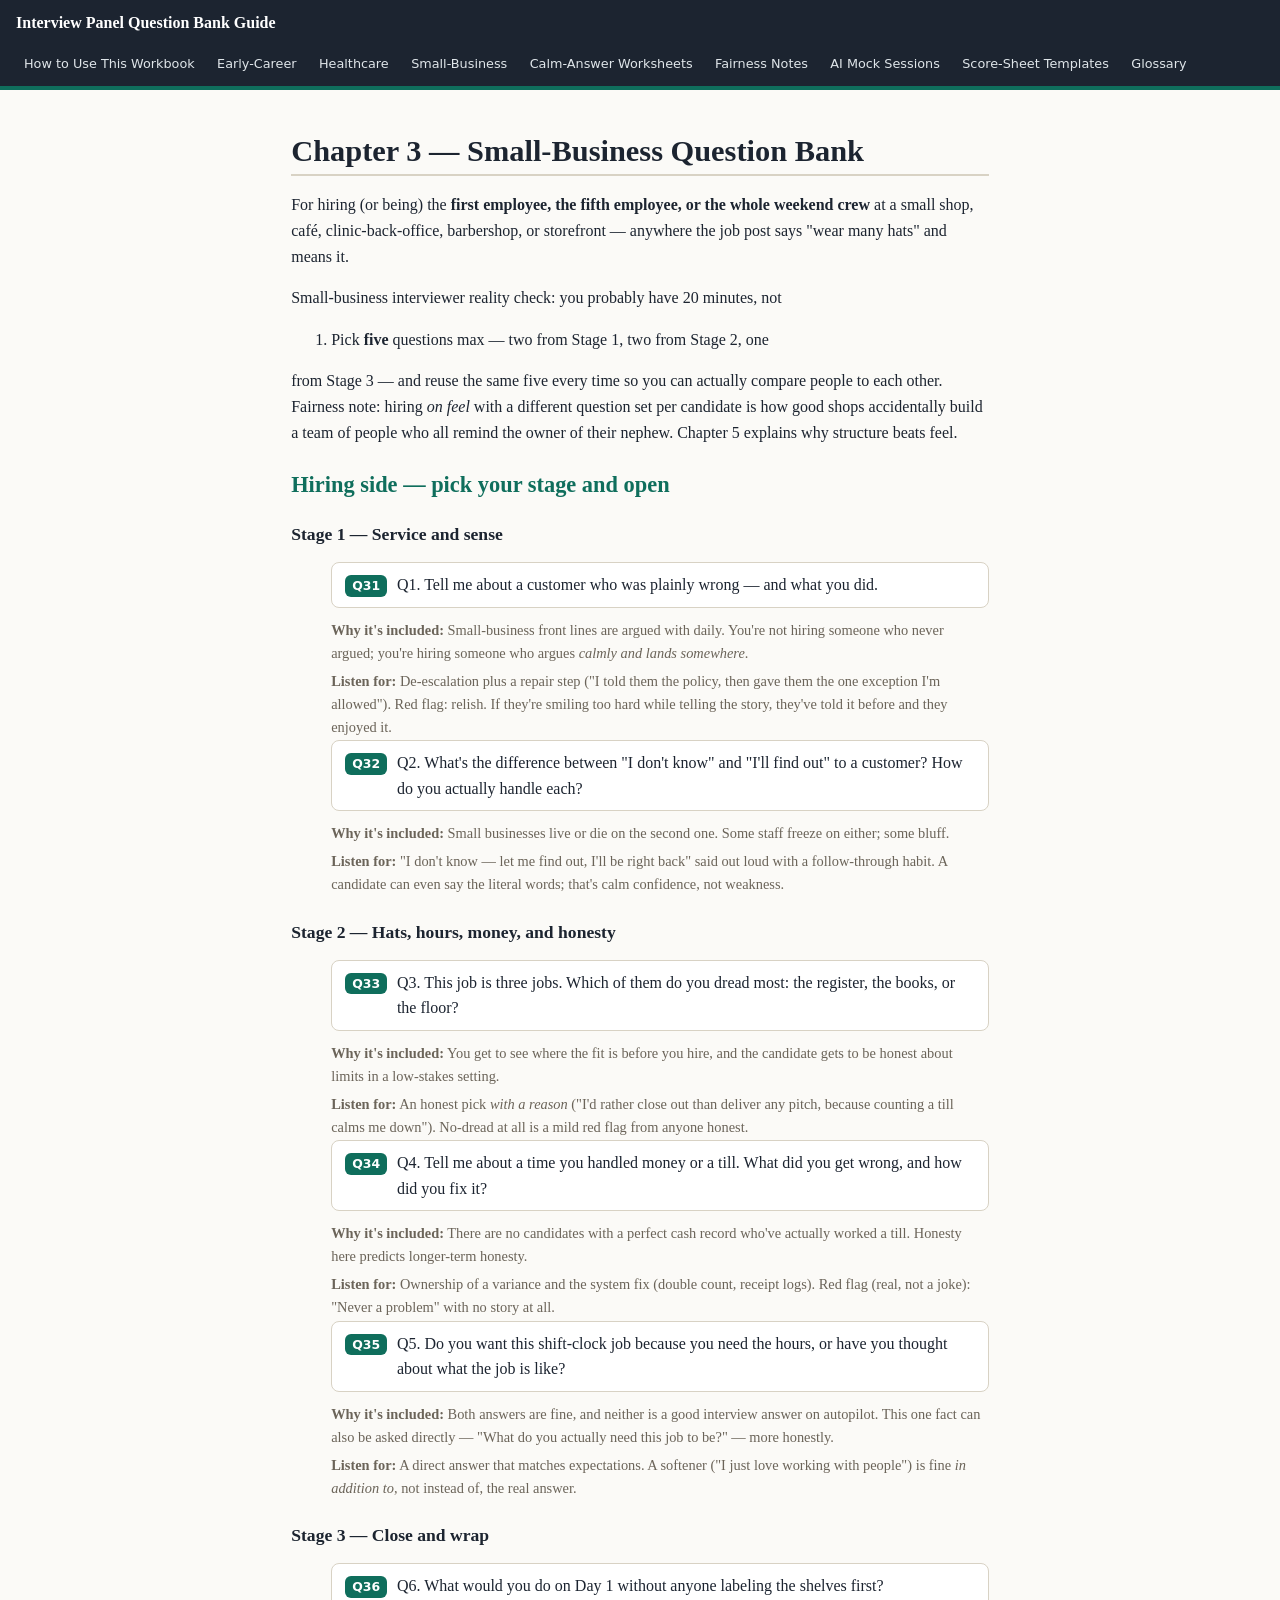
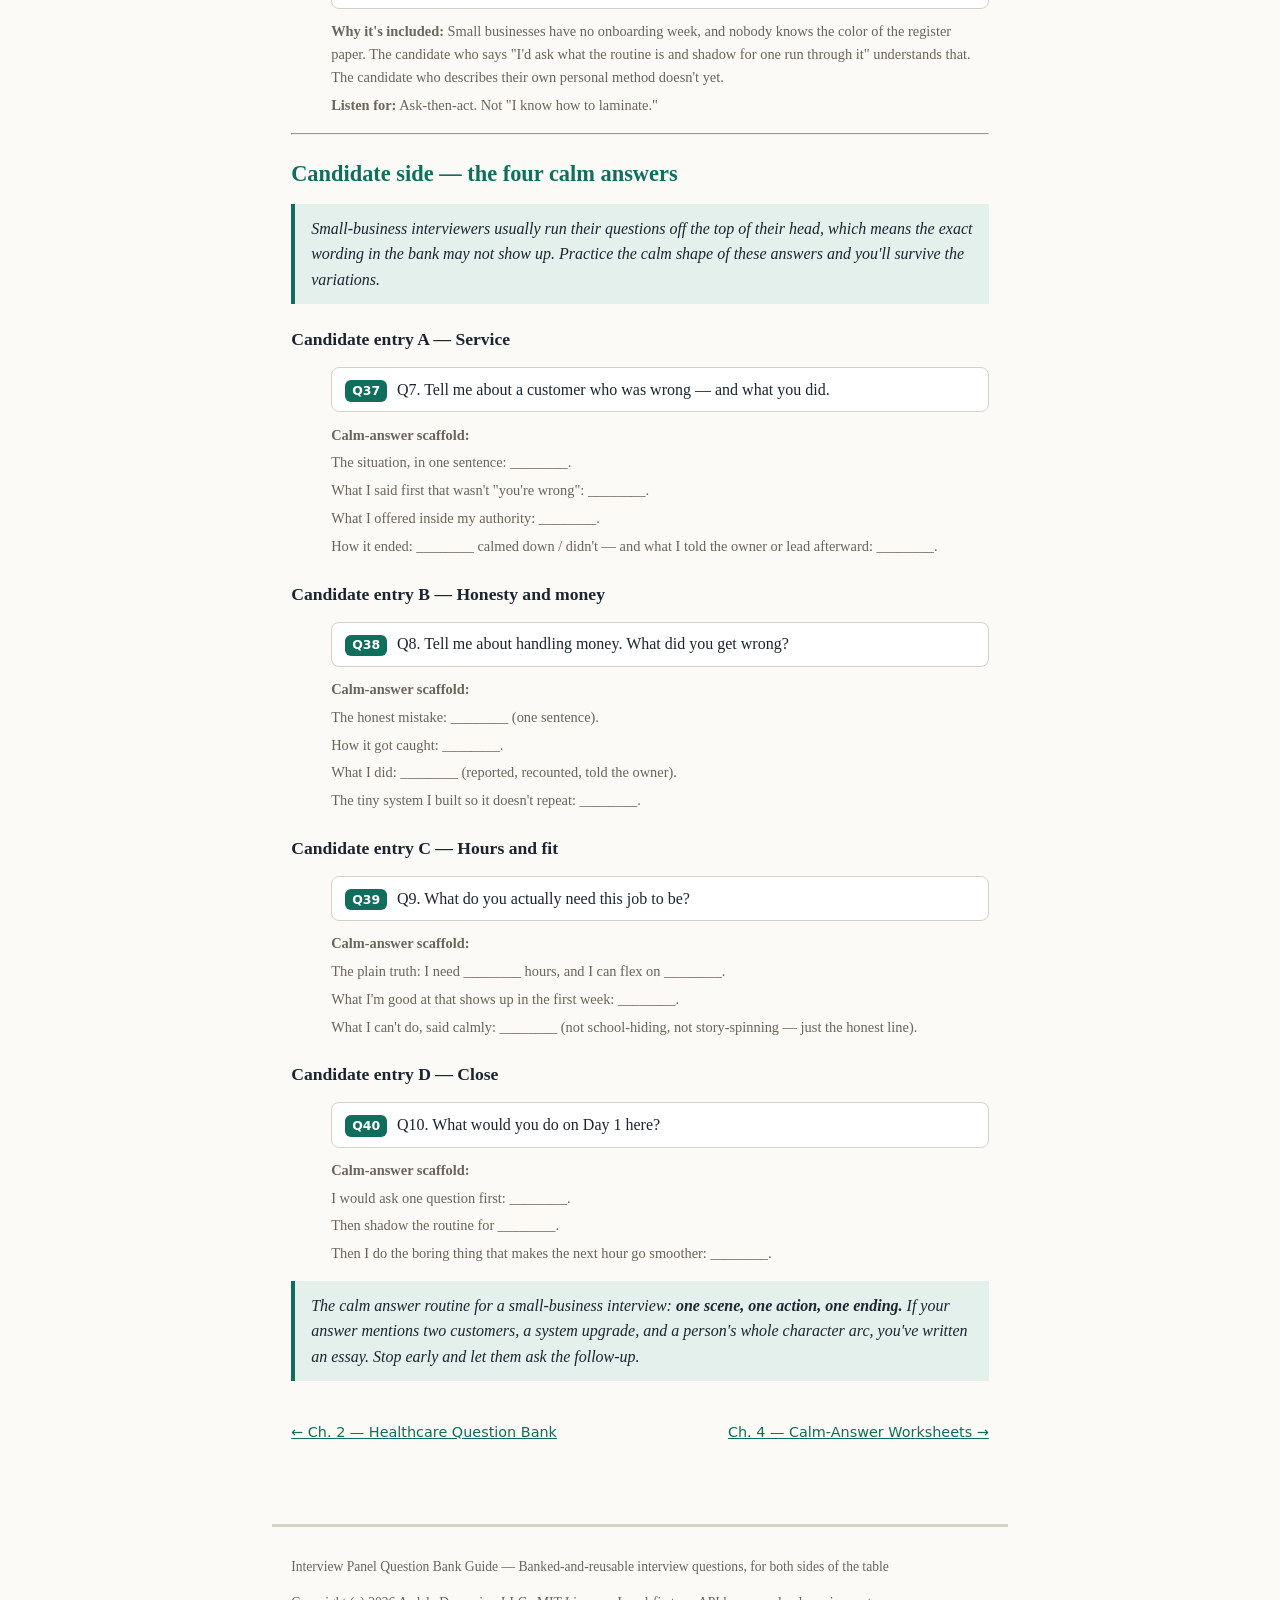
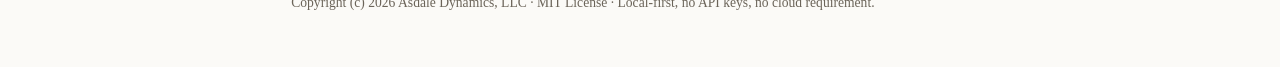
<file: site/03-bank-small-business.html>
<!DOCTYPE html>
<html lang="en">
<head>
<meta charset="utf-8">
<meta name="viewport" content="width=device-width, initial-scale=1">
<title>Ch. 3 — Small-Business Question Bank — Interview Panel Question Bank Guide</title>
<link rel="stylesheet" href="styles.css">
</head>
<body>
<nav class="topnav">
  <a class="brand" href="index.html">Interview Panel Question Bank Guide</a>
  <div class="chapters">
    <a href="00-introduction.html">How to Use This Workbook</a>
    <a href="01-bank-early-career.html">Early-Career</a>
    <a href="02-bank-healthcare.html">Healthcare</a>
    <a href="03-bank-small-business.html">Small-Business</a>
    <a href="04-worksheets-calm-answers.html">Calm-Answer Worksheets</a>
    <a href="05-fairness-notes.html">Fairness Notes</a>
    <a href="06-ai-mock-sessions.html">AI Mock Sessions</a>
    <a href="07-score-sheets.html">Score-Sheet Templates</a>
    <a href="08-glossary.html">Glossary</a>
  </div>
</nav>
<main class="chapter">
<article>
<h1 id="s-chapter-3-small-business-question-bank">Chapter 3 — Small-Business Question Bank</h1>
<p>For hiring (or being) the <strong>first employee, the fifth employee, or the whole weekend crew</strong> at a small shop, café, clinic-back-office, barbershop, or storefront — anywhere the job post says "wear many hats" and means it.</p>
<p>Small-business interviewer reality check: you probably have 20 minutes, not</p>
<ol><li>Pick <strong>five</strong> questions max — two from Stage 1, two from Stage 2, one</li></ol>
<p>from Stage 3 — and reuse the same five every time so you can actually compare people to each other. Fairness note: hiring <em>on feel</em> with a different question set per candidate is how good shops accidentally build a team of people who all remind the owner of their nephew. Chapter 5 explains why structure beats feel.</p>
<h2 id="s-hiring-side-pick-your-stage-and-open">Hiring side — pick your stage and open</h2>
<h3 id="s-stage-1-service-and-sense">Stage 1 — Service and sense</h3>
<ul><li class="qcard-wrap"><div class="qcard" id="q-031"><span class="qmark">Q31</span><span class="qtext">Q1. Tell me about a customer who was plainly wrong — and what you did.</span></div><ul class="qdetails"><li><strong>Why it's included:</strong> Small-business front lines are argued with daily. You're not hiring someone who never argued; you're hiring someone who argues <em>calmly and lands somewhere</em>.</li><li><strong>Listen for:</strong> De-escalation plus a repair step ("I told them the policy, then gave them the one exception I'm allowed"). Red flag: relish. If they're smiling too hard while telling the story, they've told it before and they enjoyed it.</li></ul></li><li class="qcard-wrap"><div class="qcard" id="q-032"><span class="qmark">Q32</span><span class="qtext">Q2. What's the difference between "I don't know" and "I'll find out" to a customer? How do you actually handle each?</span></div><ul class="qdetails"><li><strong>Why it's included:</strong> Small businesses live or die on the second one. Some staff freeze on either; some bluff.</li><li><strong>Listen for:</strong> "I don't know — let me find out, I'll be right back" said out loud with a follow-through habit. A candidate can even say the literal words; that's calm confidence, not weakness.</li></ul></li></ul>
<h3 id="s-stage-2-hats-hours-money-and-honesty">Stage 2 — Hats, hours, money, and honesty</h3>
<ul><li class="qcard-wrap"><div class="qcard" id="q-033"><span class="qmark">Q33</span><span class="qtext">Q3. This job is three jobs. Which of them do you dread most: the register, the books, or the floor?</span></div><ul class="qdetails"><li><strong>Why it's included:</strong> You get to see where the fit is before you hire, and the candidate gets to be honest about limits in a low-stakes setting.</li><li><strong>Listen for:</strong> An honest pick <em>with a reason</em> ("I'd rather close out than deliver any pitch, because counting a till calms me down"). No-dread at all is a mild red flag from anyone honest.</li></ul></li><li class="qcard-wrap"><div class="qcard" id="q-034"><span class="qmark">Q34</span><span class="qtext">Q4. Tell me about a time you handled money or a till. What did you get wrong, and how did you fix it?</span></div><ul class="qdetails"><li><strong>Why it's included:</strong> There are no candidates with a perfect cash record who've actually worked a till. Honesty here predicts longer-term honesty.</li><li><strong>Listen for:</strong> Ownership of a variance and the system fix (double count, receipt logs). Red flag (real, not a joke): "Never a problem" with no story at all.</li></ul></li><li class="qcard-wrap"><div class="qcard" id="q-035"><span class="qmark">Q35</span><span class="qtext">Q5. Do you want this shift-clock job because you need the hours, or have you thought about what the job is like?</span></div><ul class="qdetails"><li><strong>Why it's included:</strong> Both answers are fine, and neither is a good interview answer on autopilot. This one fact can also be asked directly — "What do you actually need this job to be?" — more honestly.</li><li><strong>Listen for:</strong> A direct answer that matches expectations. A softener ("I just love working with people") is fine <em>in addition to</em>, not instead of, the real answer.</li></ul></li></ul>
<h3 id="s-stage-3-close-and-wrap">Stage 3 — Close and wrap</h3>
<ul><li class="qcard-wrap"><div class="qcard" id="q-036"><span class="qmark">Q36</span><span class="qtext">Q6. What would you do on Day 1 without anyone labeling the shelves first?</span></div><ul class="qdetails"><li><strong>Why it's included:</strong> Small businesses have no onboarding week, and nobody knows the color of the register paper. The candidate who says "I'd ask what the routine is and shadow for one run through it" understands that. The candidate who describes their own personal method doesn't yet.</li><li><strong>Listen for:</strong> Ask-then-act. Not "I know how to laminate."</li></ul></li></ul>
<hr>
<h2 id="s-candidate-side-the-four-calm-answers">Candidate side — the four calm answers</h2>
<blockquote><p>Small-business interviewers usually run their questions off the top of their head, which means the <em>exact</em> wording in the bank may not show up. Practice the calm shape of these answers and you'll survive the variations.</p></blockquote>
<h3 id="s-candidate-entry-a-service">Candidate entry A — Service</h3>
<ul><li class="qcard-wrap"><div class="qcard" id="q-037"><span class="qmark">Q37</span><span class="qtext">Q7. Tell me about a customer who was wrong — and what you did.</span></div><ul class="qdetails"><li><strong>Calm-answer scaffold:</strong></li><li>The situation, in one sentence: ________.</li><li>What I said first that wasn't "you're wrong": ________.</li><li>What I offered inside my authority: ________.</li><li>How it ended: ________ calmed down / didn't — and what I told the owner or lead afterward: ________.</li></ul></li></ul>
<h3 id="s-candidate-entry-b-honesty-and-money">Candidate entry B — Honesty and money</h3>
<ul><li class="qcard-wrap"><div class="qcard" id="q-038"><span class="qmark">Q38</span><span class="qtext">Q8. Tell me about handling money. What did you get wrong?</span></div><ul class="qdetails"><li><strong>Calm-answer scaffold:</strong></li><li>The honest mistake: ________ (one sentence).</li><li>How it got caught: ________.</li><li>What I did: ________ (reported, recounted, told the owner).</li><li>The tiny system I built so it doesn't repeat: ________.</li></ul></li></ul>
<h3 id="s-candidate-entry-c-hours-and-fit">Candidate entry C — Hours and fit</h3>
<ul><li class="qcard-wrap"><div class="qcard" id="q-039"><span class="qmark">Q39</span><span class="qtext">Q9. What do you actually need this job to be?</span></div><ul class="qdetails"><li><strong>Calm-answer scaffold:</strong></li><li>The plain truth: I need ________ hours, and I can flex on ________.</li><li>What I'm good at that shows up in the first week: ________.</li><li>What I can't do, said calmly: ________ (not school-hiding, not story-spinning — just the honest line).</li></ul></li></ul>
<h3 id="s-candidate-entry-d-close">Candidate entry D — Close</h3>
<ul><li class="qcard-wrap"><div class="qcard" id="q-040"><span class="qmark">Q40</span><span class="qtext">Q10. What would you do on Day 1 here?</span></div><ul class="qdetails"><li><strong>Calm-answer scaffold:</strong></li><li>I would ask one question first: ________.</li><li>Then shadow the routine for ________.</li><li>Then I do the boring thing that makes the next hour go smoother: ________.</li></ul></li></ul>
<blockquote><p>The calm answer routine for a small-business interview: <strong>one scene, one action, one ending.</strong> If your answer mentions two customers, a system upgrade, and a person's whole character arc, you've written an essay. Stop early and let them ask the follow-up.</p></blockquote>
</article>
<div class="pager"><a href="02-bank-healthcare.html">&larr; Ch. 2 — Healthcare Question Bank</a> <a href="04-worksheets-calm-answers.html">Ch. 4 — Calm-Answer Worksheets &rarr;</a></div>
</main>
<footer>
  <p>Interview Panel Question Bank Guide — Banked-and-reusable interview questions, for both sides of the table</p>
  <p>Copyright (c) 2026 Asdale Dynamics, LLC · MIT License · Local-first, no
  API keys, no cloud requirement.</p>
</footer>
</body>
</html>
</file>
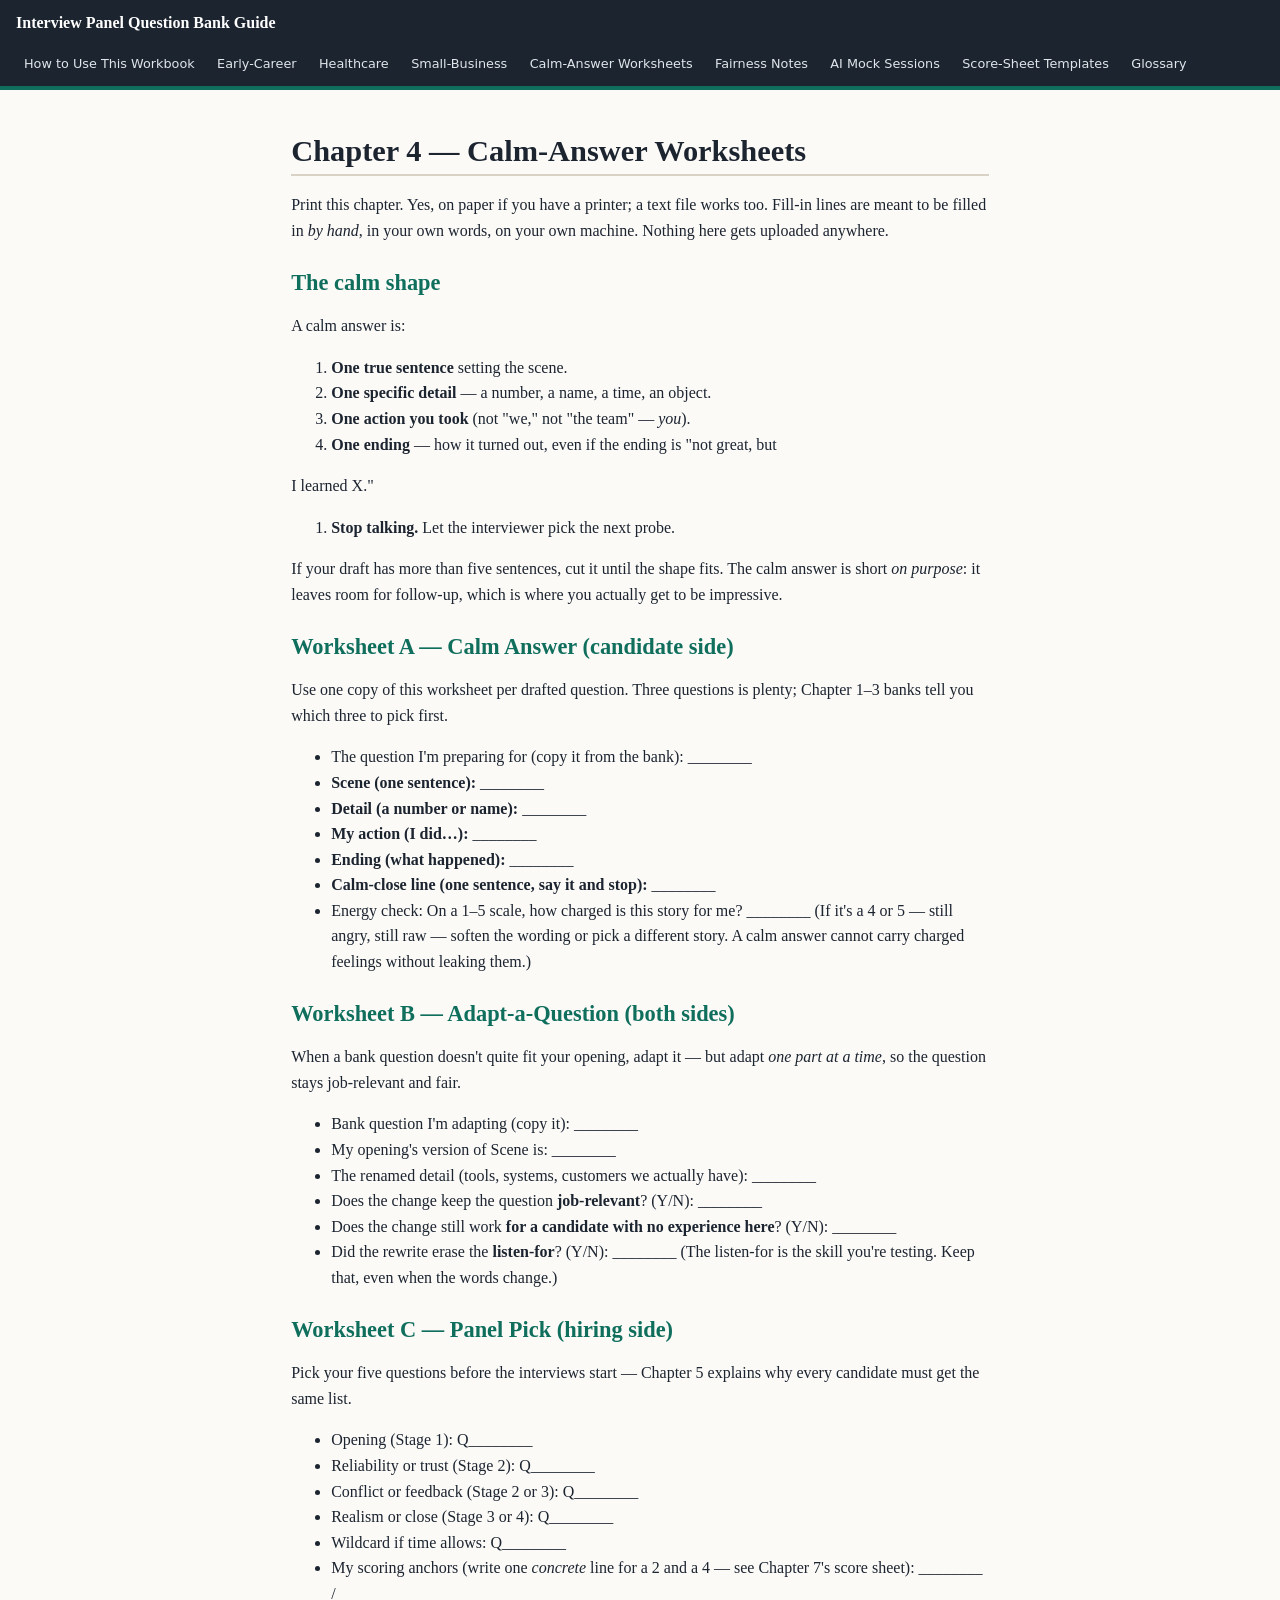
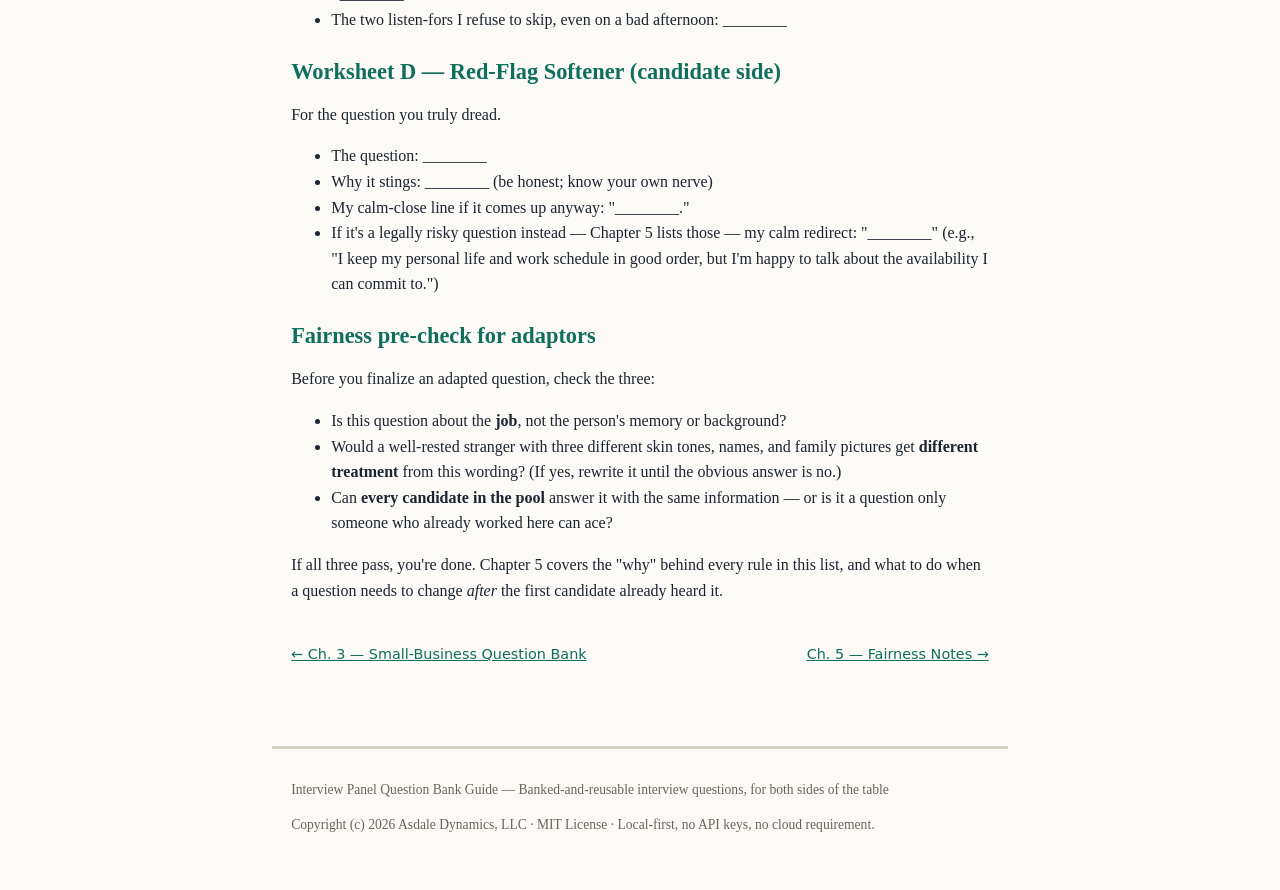
<file: site/04-worksheets-calm-answers.html>
<!DOCTYPE html>
<html lang="en">
<head>
<meta charset="utf-8">
<meta name="viewport" content="width=device-width, initial-scale=1">
<title>Ch. 4 — Calm-Answer Worksheets — Interview Panel Question Bank Guide</title>
<link rel="stylesheet" href="styles.css">
</head>
<body>
<nav class="topnav">
  <a class="brand" href="index.html">Interview Panel Question Bank Guide</a>
  <div class="chapters">
    <a href="00-introduction.html">How to Use This Workbook</a>
    <a href="01-bank-early-career.html">Early-Career</a>
    <a href="02-bank-healthcare.html">Healthcare</a>
    <a href="03-bank-small-business.html">Small-Business</a>
    <a href="04-worksheets-calm-answers.html">Calm-Answer Worksheets</a>
    <a href="05-fairness-notes.html">Fairness Notes</a>
    <a href="06-ai-mock-sessions.html">AI Mock Sessions</a>
    <a href="07-score-sheets.html">Score-Sheet Templates</a>
    <a href="08-glossary.html">Glossary</a>
  </div>
</nav>
<main class="chapter">
<article>
<h1 id="s-chapter-4-calm-answer-worksheets">Chapter 4 — Calm-Answer Worksheets</h1>
<p>Print this chapter. Yes, on paper if you have a printer; a text file works too. Fill-in lines are meant to be filled in <em>by hand</em>, in your own words, on your own machine. Nothing here gets uploaded anywhere.</p>
<h2 id="s-the-calm-shape">The calm shape</h2>
<p>A calm answer is:</p>
<ol><li><strong>One true sentence</strong> setting the scene.</li><li><strong>One specific detail</strong> — a number, a name, a time, an object.</li><li><strong>One action you took</strong> (not "we," not "the team" — <em>you</em>).</li><li><strong>One ending</strong> — how it turned out, even if the ending is "not great, but</li></ol>
<p>I learned X."</p>
<ol><li><strong>Stop talking.</strong> Let the interviewer pick the next probe.</li></ol>
<p>If your draft has more than five sentences, cut it until the shape fits. The calm answer is short <em>on purpose</em>: it leaves room for follow-up, which is where you actually get to be impressive.</p>
<h2 id="s-worksheet-a-calm-answer-candidate-side">Worksheet A — Calm Answer (candidate side)</h2>
<p>Use one copy of this worksheet per drafted question. Three questions is plenty; Chapter 1–3 banks tell you which three to pick first.</p>
<ul><li>The question I'm preparing for (copy it from the bank): ________</li><li><strong>Scene (one sentence):</strong> ________</li><li><strong>Detail (a number or name):</strong> ________</li><li><strong>My action (I did…):</strong> ________</li><li><strong>Ending (what happened):</strong> ________</li><li><strong>Calm-close line (one sentence, say it and stop):</strong> ________</li><li>Energy check: On a 1–5 scale, how charged is this story for me? ________ (If it's a 4 or 5 — still angry, still raw — soften the wording or pick a different story. A calm answer cannot carry charged feelings without leaking them.)</li></ul>
<h2 id="s-worksheet-b-adapt-a-question-both-sides">Worksheet B — Adapt-a-Question (both sides)</h2>
<p>When a bank question doesn't quite fit your opening, adapt it — but adapt <em>one part at a time</em>, so the question stays job-relevant and fair.</p>
<ul><li>Bank question I'm adapting (copy it): ________</li><li>My opening's version of Scene is: ________</li><li>The renamed detail (tools, systems, customers we actually have): ________</li><li>Does the change keep the question <strong>job-relevant</strong>? (Y/N): ________</li><li>Does the change still work <strong>for a candidate with no experience here</strong>? (Y/N): ________</li><li>Did the rewrite erase the <strong>listen-for</strong>? (Y/N): ________ (The listen-for is the skill you're testing. Keep that, even when the words change.)</li></ul>
<h2 id="s-worksheet-c-panel-pick-hiring-side">Worksheet C — Panel Pick (hiring side)</h2>
<p>Pick your five questions before the interviews start — Chapter 5 explains why every candidate must get the same list.</p>
<ul><li>Opening (Stage 1): Q________</li><li>Reliability or trust (Stage 2): Q________</li><li>Conflict or feedback (Stage 2 or 3): Q________</li><li>Realism or close (Stage 3 or 4): Q________</li><li>Wildcard if time allows: Q________</li><li>My scoring anchors (write one <em>concrete</em> line for a 2 and a 4 — see Chapter 7's score sheet): ________ / ________</li><li>The two listen-fors I refuse to skip, even on a bad afternoon: ________</li></ul>
<h2 id="s-worksheet-d-red-flag-softener-candidate-side">Worksheet D — Red-Flag Softener (candidate side)</h2>
<p>For the question you truly dread.</p>
<ul><li>The question: ________</li><li>Why it stings: ________ (be honest; know your own nerve)</li><li>My calm-close line if it comes up anyway: "________."</li><li>If it's a legally risky question instead — Chapter 5 lists those — my calm redirect: "________" (e.g., "I keep my personal life and work schedule in good order, but I'm happy to talk about the availability I can commit to.")</li></ul>
<h2 id="s-fairness-pre-check-for-adaptors">Fairness pre-check for adaptors</h2>
<p>Before you finalize an adapted question, check the three:</p>
<ul><li>Is this question about the <strong>job</strong>, not the person's memory or background?</li><li>Would a well-rested stranger with three different skin tones, names, and family pictures get <strong>different treatment</strong> from this wording? (If yes, rewrite it until the obvious answer is no.)</li><li>Can <strong>every candidate in the pool</strong> answer it with the same information — or is it a question only someone who already worked here can ace?</li></ul>
<p>If all three pass, you're done. Chapter 5 covers the "why" behind every rule in this list, and what to do when a question needs to change <em>after</em> the first candidate already heard it.</p>
</article>
<div class="pager"><a href="03-bank-small-business.html">&larr; Ch. 3 — Small-Business Question Bank</a> <a href="05-fairness-notes.html">Ch. 5 — Fairness Notes &rarr;</a></div>
</main>
<footer>
  <p>Interview Panel Question Bank Guide — Banked-and-reusable interview questions, for both sides of the table</p>
  <p>Copyright (c) 2026 Asdale Dynamics, LLC · MIT License · Local-first, no
  API keys, no cloud requirement.</p>
</footer>
</body>
</html>
</file>
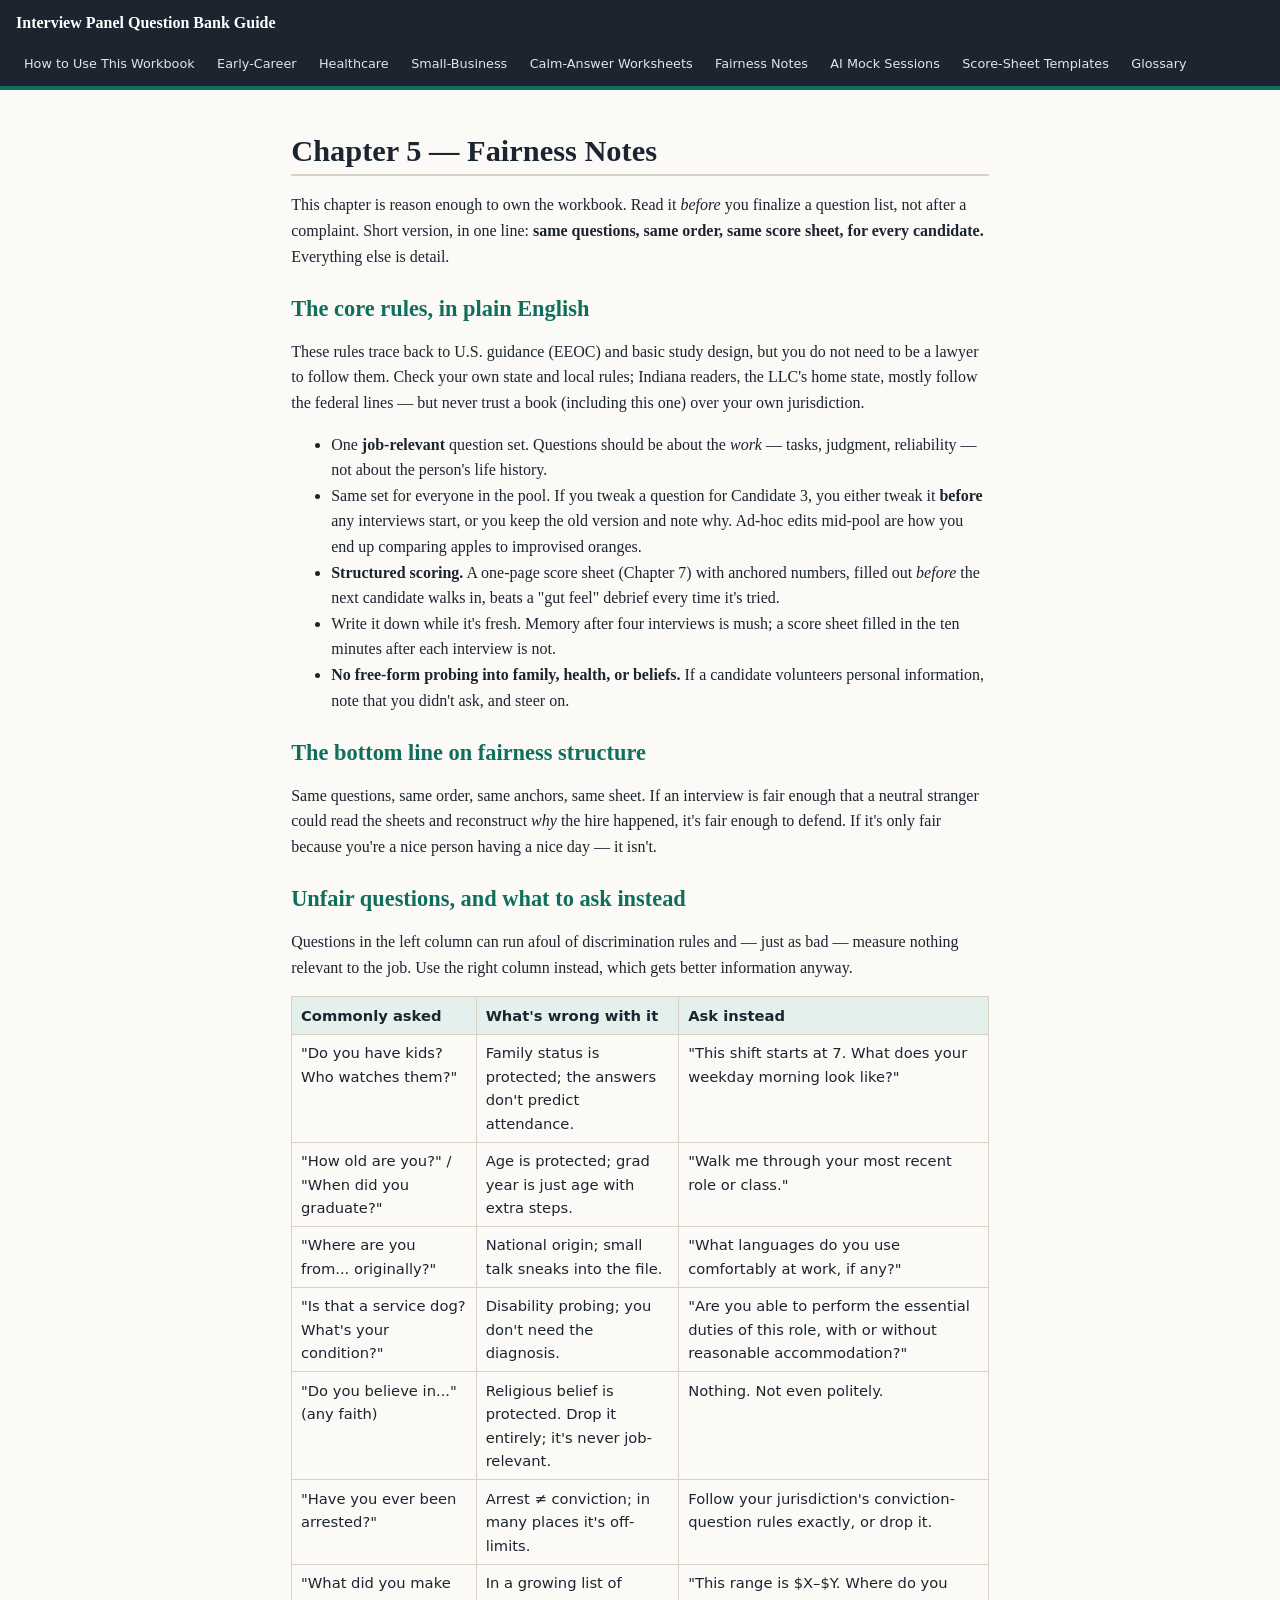
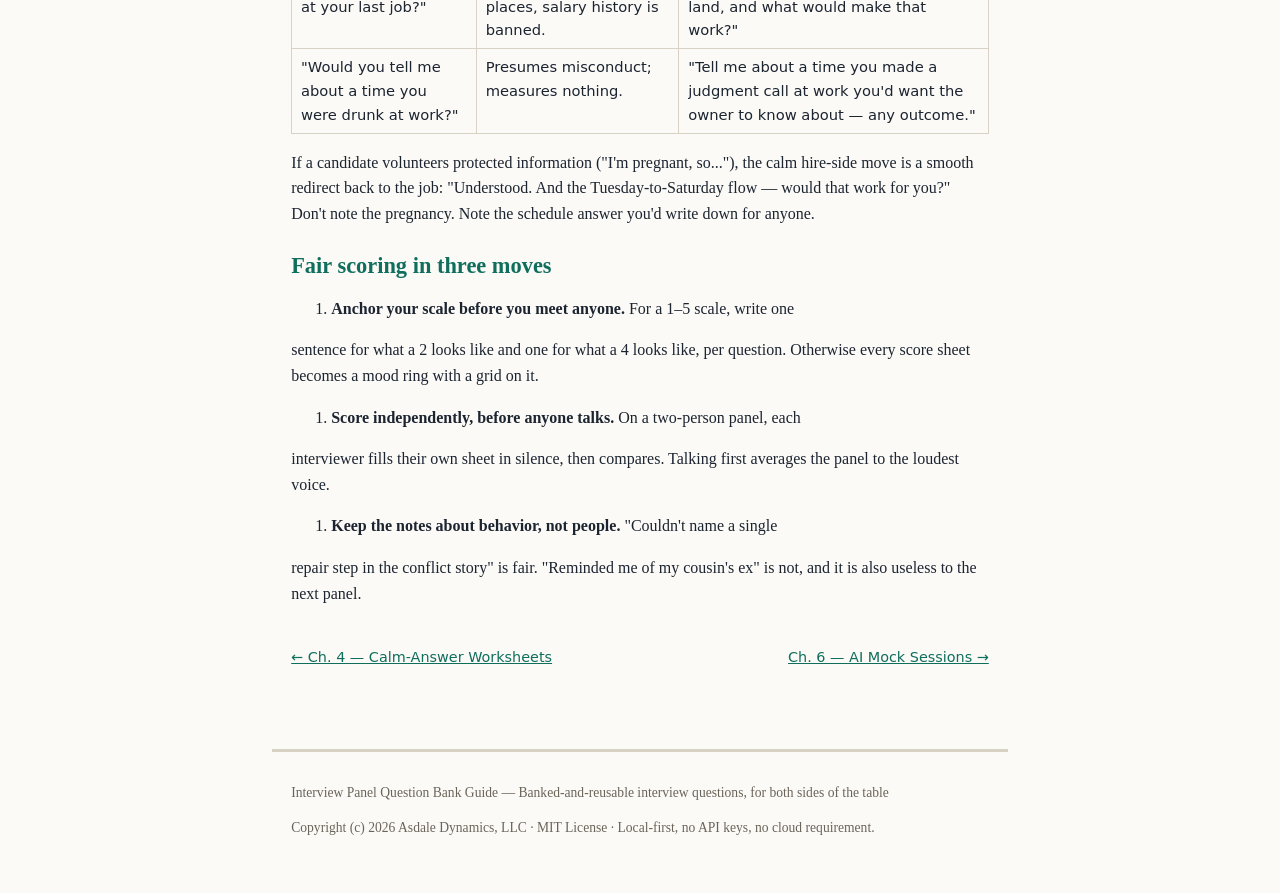
<file: site/05-fairness-notes.html>
<!DOCTYPE html>
<html lang="en">
<head>
<meta charset="utf-8">
<meta name="viewport" content="width=device-width, initial-scale=1">
<title>Ch. 5 — Fairness Notes — Interview Panel Question Bank Guide</title>
<link rel="stylesheet" href="styles.css">
</head>
<body>
<nav class="topnav">
  <a class="brand" href="index.html">Interview Panel Question Bank Guide</a>
  <div class="chapters">
    <a href="00-introduction.html">How to Use This Workbook</a>
    <a href="01-bank-early-career.html">Early-Career</a>
    <a href="02-bank-healthcare.html">Healthcare</a>
    <a href="03-bank-small-business.html">Small-Business</a>
    <a href="04-worksheets-calm-answers.html">Calm-Answer Worksheets</a>
    <a href="05-fairness-notes.html">Fairness Notes</a>
    <a href="06-ai-mock-sessions.html">AI Mock Sessions</a>
    <a href="07-score-sheets.html">Score-Sheet Templates</a>
    <a href="08-glossary.html">Glossary</a>
  </div>
</nav>
<main class="chapter">
<article>
<h1 id="s-chapter-5-fairness-notes">Chapter 5 — Fairness Notes</h1>
<p>This chapter is reason enough to own the workbook. Read it <em>before</em> you finalize a question list, not after a complaint. Short version, in one line: <strong>same questions, same order, same score sheet, for every candidate.</strong> Everything else is detail.</p>
<h2 id="s-the-core-rules-in-plain-english">The core rules, in plain English</h2>
<p>These rules trace back to U.S. guidance (EEOC) and basic study design, but you do not need to be a lawyer to follow them. Check your own state and local rules; Indiana readers, the LLC's home state, mostly follow the federal lines — but never trust a book (including this one) over your own jurisdiction.</p>
<ul><li>One <strong>job-relevant</strong> question set. Questions should be about the <em>work</em> — tasks, judgment, reliability — not about the person's life history.</li><li>Same set for everyone in the pool. If you tweak a question for Candidate 3, you either tweak it <strong>before</strong> any interviews start, or you keep the old version and note why. Ad-hoc edits mid-pool are how you end up comparing apples to improvised oranges.</li><li><strong>Structured scoring.</strong> A one-page score sheet (Chapter 7) with anchored numbers, filled out <em>before</em> the next candidate walks in, beats a "gut feel" debrief every time it's tried.</li><li>Write it down while it's fresh. Memory after four interviews is mush; a score sheet filled in the ten minutes after each interview is not.</li><li><strong>No free-form probing into family, health, or beliefs.</strong> If a candidate volunteers personal information, note that you didn't ask, and steer on.</li></ul>
<h2 id="s-the-bottom-line-on-fairness-structure">The bottom line on fairness structure</h2>
<p>Same questions, same order, same anchors, same sheet. If an interview is fair enough that a neutral stranger could read the sheets and reconstruct <em>why</em> the hire happened, it's fair enough to defend. If it's only fair because you're a nice person having a nice day — it isn't.</p>
<h2 id="s-unfair-questions-and-what-to-ask-instead">Unfair questions, and what to ask instead</h2>
<p>Questions in the left column can run afoul of discrimination rules and — just as bad — measure nothing relevant to the job. Use the right column instead, which gets better information anyway.</p>
<table><thead><tr><th>Commonly asked</th><th>What's wrong with it</th><th>Ask instead</th></tr></thead><tbody><tr><td>"Do you have kids? Who watches them?"</td><td>Family status is protected; the answers don't predict attendance.</td><td>"This shift starts at 7. What does your weekday morning look like?"</td></tr><tr><td>"How old are you?" / "When did you graduate?"</td><td>Age is protected; grad year is just age with extra steps.</td><td>"Walk me through your most recent role or class."</td></tr><tr><td>"Where are you from... originally?"</td><td>National origin; small talk sneaks into the file.</td><td>"What languages do you use comfortably at work, if any?"</td></tr><tr><td>"Is that a service dog? What's your condition?"</td><td>Disability probing; you don't need the diagnosis.</td><td>"Are you able to perform the essential duties of this role, with or without reasonable accommodation?"</td></tr><tr><td>"Do you believe in..." (any faith)</td><td>Religious belief is protected. Drop it entirely; it's never job-relevant.</td><td>Nothing. Not even politely.</td></tr><tr><td>"Have you ever been arrested?"</td><td>Arrest ≠ conviction; in many places it's off-limits.</td><td>Follow your jurisdiction's conviction-question rules exactly, or drop it.</td></tr><tr><td>"What did you make at your last job?"</td><td>In a growing list of places, salary history is banned.</td><td>"This range is $X–$Y. Where do you land, and what would make that work?"</td></tr><tr><td>"Would you tell me about a time you were drunk at work?"</td><td>Presumes misconduct; measures nothing.</td><td>"Tell me about a time you made a judgment call at work you'd want the owner to know about — any outcome."</td></tr></tbody></table>
<p>If a candidate volunteers protected information ("I'm pregnant, so..."), the calm hire-side move is a smooth redirect back to the job: "Understood. And the Tuesday-to-Saturday flow — would that work for you?" Don't note the pregnancy. Note the schedule answer you'd write down for anyone.</p>
<h2 id="s-fair-scoring-in-three-moves">Fair scoring in three moves</h2>
<ol><li><strong>Anchor your scale before you meet anyone.</strong> For a 1–5 scale, write one</li></ol>
<p>sentence for what a 2 looks like and one for what a 4 looks like, per question. Otherwise every score sheet becomes a mood ring with a grid on it.</p>
<ol><li><strong>Score independently, before anyone talks.</strong> On a two-person panel, each</li></ol>
<p>interviewer fills their own sheet in silence, then compares. Talking first averages the panel to the loudest voice.</p>
<ol><li><strong>Keep the notes about behavior, not people.</strong> "Couldn't name a single</li></ol>
<p>repair step in the conflict story" is fair. "Reminded me of my cousin's ex" is not, and it is also useless to the next panel.</p>
</article>
<div class="pager"><a href="04-worksheets-calm-answers.html">&larr; Ch. 4 — Calm-Answer Worksheets</a> <a href="06-ai-mock-sessions.html">Ch. 6 — AI Mock Sessions &rarr;</a></div>
</main>
<footer>
  <p>Interview Panel Question Bank Guide — Banked-and-reusable interview questions, for both sides of the table</p>
  <p>Copyright (c) 2026 Asdale Dynamics, LLC · MIT License · Local-first, no
  API keys, no cloud requirement.</p>
</footer>
</body>
</html>
</file>
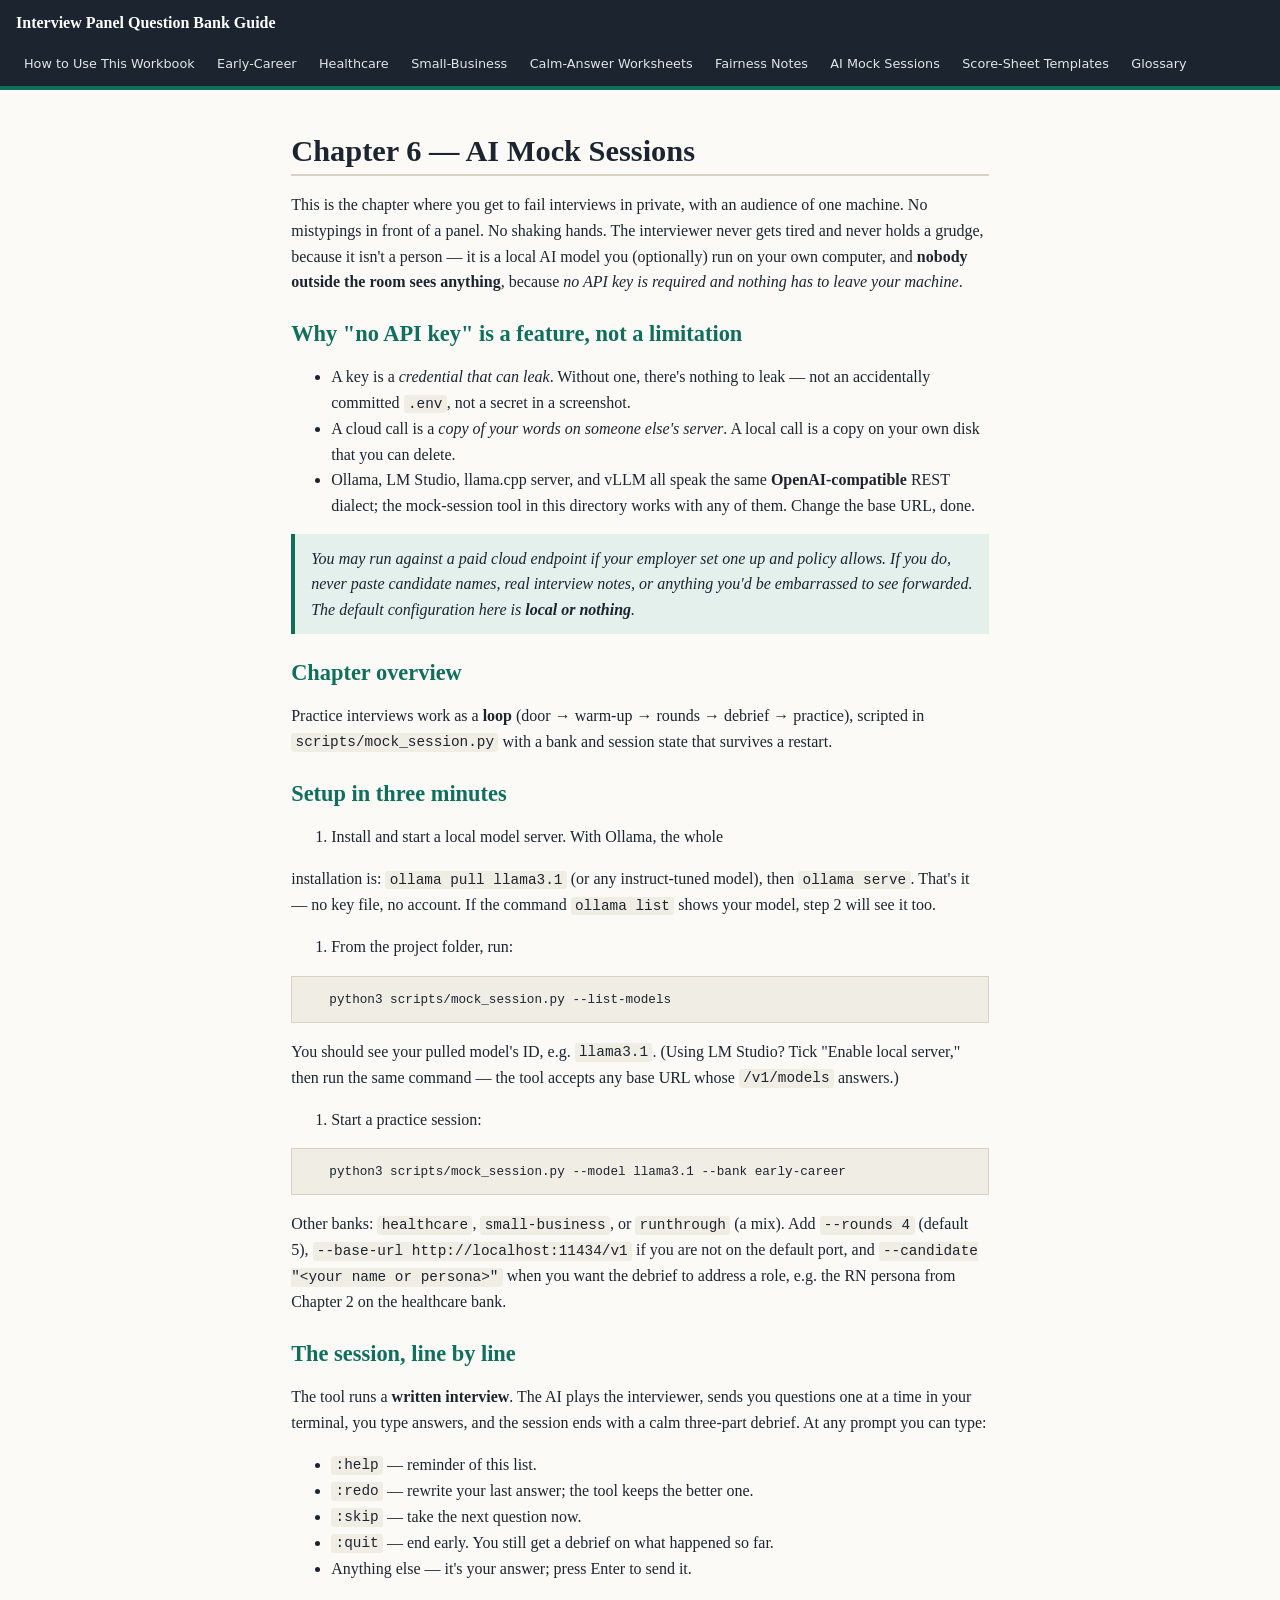
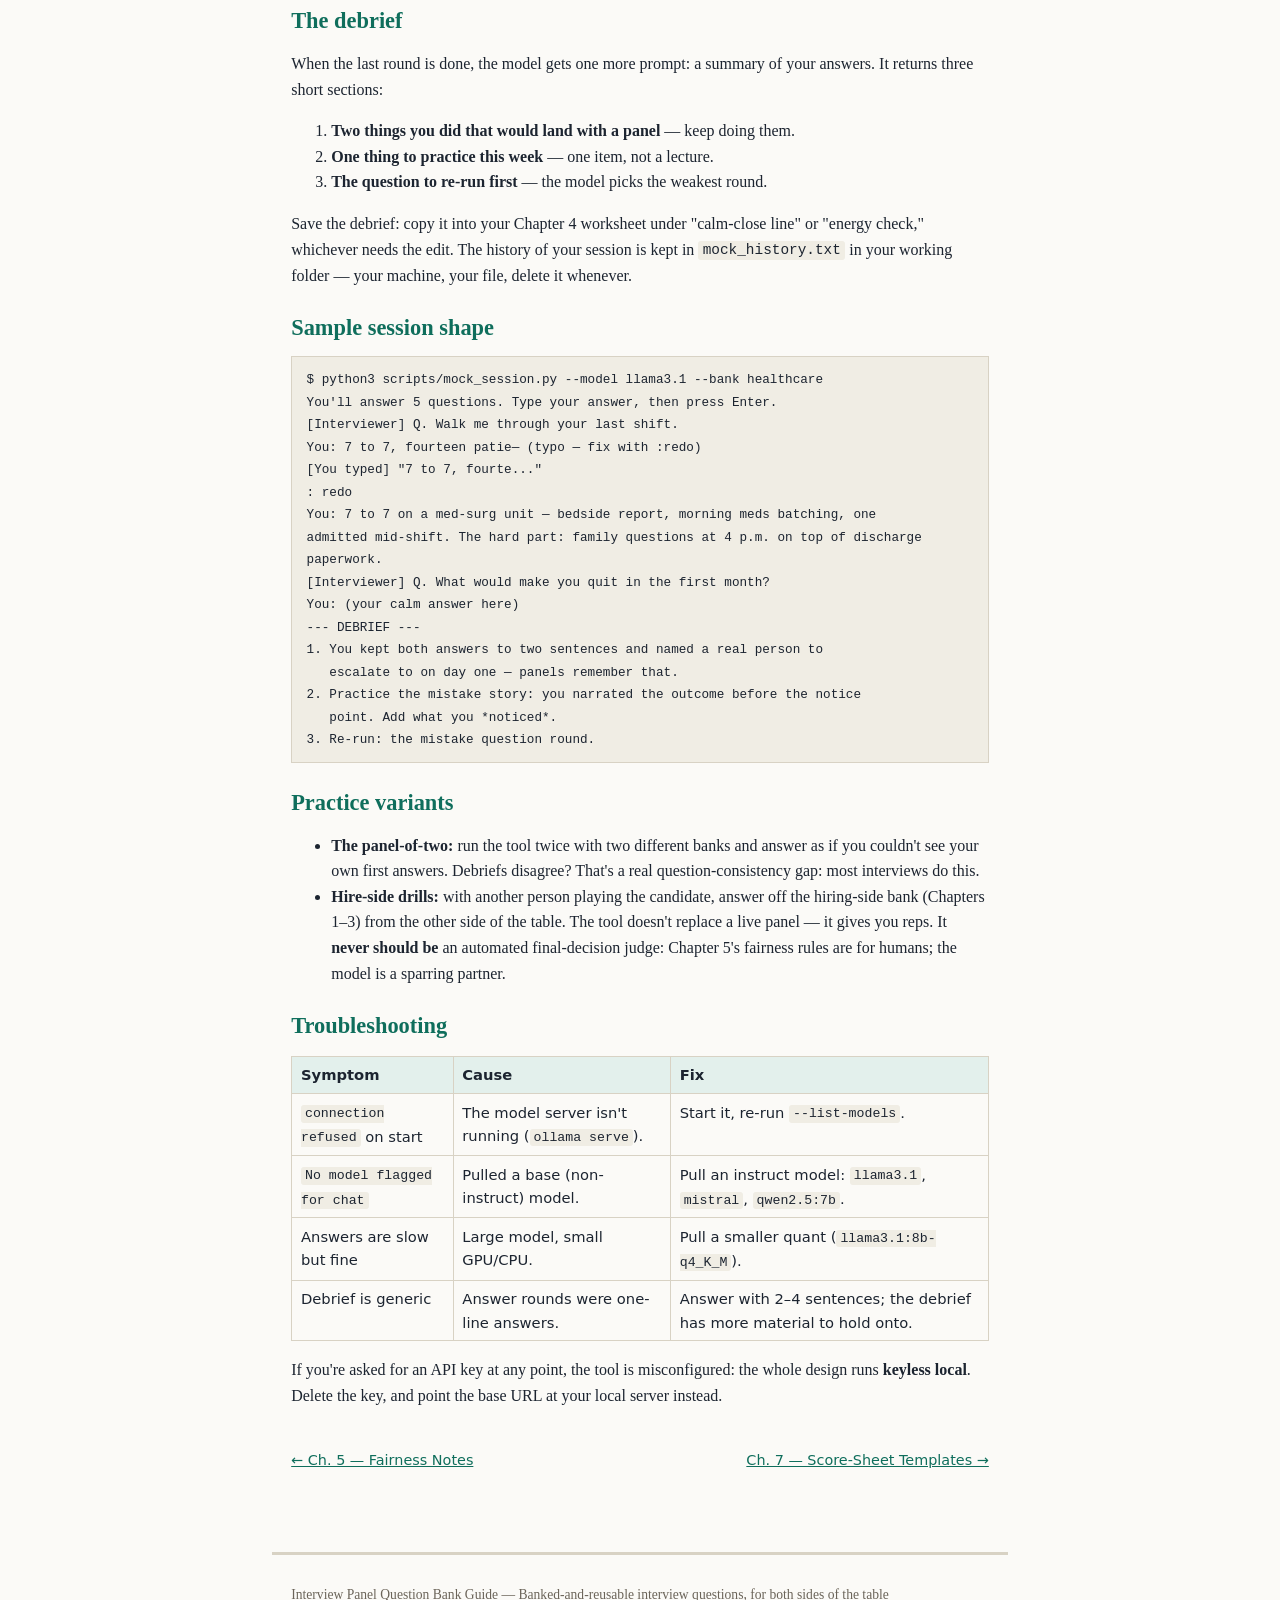
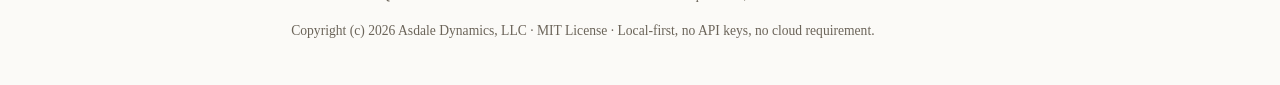
<file: site/06-ai-mock-sessions.html>
<!DOCTYPE html>
<html lang="en">
<head>
<meta charset="utf-8">
<meta name="viewport" content="width=device-width, initial-scale=1">
<title>Ch. 6 — AI Mock Sessions — Interview Panel Question Bank Guide</title>
<link rel="stylesheet" href="styles.css">
</head>
<body>
<nav class="topnav">
  <a class="brand" href="index.html">Interview Panel Question Bank Guide</a>
  <div class="chapters">
    <a href="00-introduction.html">How to Use This Workbook</a>
    <a href="01-bank-early-career.html">Early-Career</a>
    <a href="02-bank-healthcare.html">Healthcare</a>
    <a href="03-bank-small-business.html">Small-Business</a>
    <a href="04-worksheets-calm-answers.html">Calm-Answer Worksheets</a>
    <a href="05-fairness-notes.html">Fairness Notes</a>
    <a href="06-ai-mock-sessions.html">AI Mock Sessions</a>
    <a href="07-score-sheets.html">Score-Sheet Templates</a>
    <a href="08-glossary.html">Glossary</a>
  </div>
</nav>
<main class="chapter">
<article>
<h1 id="s-chapter-6-ai-mock-sessions">Chapter 6 — AI Mock Sessions</h1>
<p>This is the chapter where you get to fail interviews in private, with an audience of one machine. No mistypings in front of a panel. No shaking hands. The interviewer never gets tired and never holds a grudge, because it isn't a person — it is a local AI model you (optionally) run on your own computer, and <strong>nobody outside the room sees anything</strong>, because <em>no API key is required and nothing has to leave your machine</em>.</p>
<h2 id="s-why-no-api-key-is-a-feature-not-a-limitation">Why "no API key" is a feature, not a limitation</h2>
<ul><li>A key is a <em>credential that can leak</em>. Without one, there's nothing to leak — not an accidentally committed <code>.env</code>, not a secret in a screenshot.</li><li>A cloud call is a <em>copy of your words on someone else's server</em>. A local call is a copy on your own disk that you can delete.</li><li>Ollama, LM Studio, llama.cpp server, and vLLM all speak the same <strong>OpenAI-compatible</strong> REST dialect; the mock-session tool in this directory works with any of them. Change the base URL, done.</li></ul>
<blockquote><p>You <em>may</em> run against a paid cloud endpoint if your employer set one up and policy allows. If you do, never paste candidate names, real interview notes, or anything you'd be embarrassed to see forwarded. The default configuration here is <strong>local or nothing</strong>.</p></blockquote>
<h2 id="s-chapter-overview">Chapter overview</h2>
<p>Practice interviews work as a <strong>loop</strong> (door → warm-up → rounds → debrief → practice), scripted in <code>scripts/mock_session.py</code> with a bank and session state that survives a restart.</p>
<h2 id="s-setup-in-three-minutes">Setup in three minutes</h2>
<ol><li>Install and start a local model server. With Ollama, the whole</li></ol>
<p>installation is: <code>ollama pull llama3.1</code> (or any instruct-tuned model), then <code>ollama serve</code>. That's it — no key file, no account. If the command <code>ollama list</code> shows your model, step 2 will see it too.</p>
<ol><li>From the project folder, run:</li></ol>
<pre><code>   python3 scripts/mock_session.py --list-models</code></pre>
<p>You should see your pulled model's ID, e.g. <code>llama3.1</code>. (Using LM Studio? Tick "Enable local server," then run the same command — the tool accepts any base URL whose <code>/v1/models</code> answers.)</p>
<ol><li>Start a practice session:</li></ol>
<pre><code>   python3 scripts/mock_session.py --model llama3.1 --bank early-career</code></pre>
<p>Other banks: <code>healthcare</code>, <code>small-business</code>, or <code>runthrough</code> (a mix). Add <code>--rounds 4</code> (default 5), <code>--base-url http://localhost:11434/v1</code> if you are not on the default port, and <code>--candidate "&lt;your name or persona&gt;"</code> when you want the debrief to address a role, e.g. the RN persona from Chapter 2 on the healthcare bank.</p>
<h2 id="s-the-session-line-by-line">The session, line by line</h2>
<p>The tool runs a <strong>written interview</strong>. The AI plays the interviewer, sends you questions one at a time in your terminal, you type answers, and the session ends with a calm three-part debrief. At any prompt you can type:</p>
<ul><li><code>:help</code> — reminder of this list.</li><li><code>:redo</code> — rewrite your last answer; the tool keeps the better one.</li><li><code>:skip</code> — take the next question now.</li><li><code>:quit</code> — end early. You still get a debrief on what happened so far.</li><li>Anything else — it's your answer; press Enter to send it.</li></ul>
<h2 id="s-the-debrief">The debrief</h2>
<p>When the last round is done, the model gets one more prompt: a summary of your answers. It returns three short sections:</p>
<ol><li><strong>Two things you did that would land with a panel</strong> — keep doing them.</li><li><strong>One thing to practice this week</strong> — one item, not a lecture.</li><li><strong>The question to re-run first</strong> — the model picks the weakest round.</li></ol>
<p>Save the debrief: copy it into your Chapter 4 worksheet under "calm-close line" or "energy check," whichever needs the edit. The history of your session is kept in <code>mock_history.txt</code> in your working folder — your machine, your file, delete it whenever.</p>
<h2 id="s-sample-session-shape">Sample session shape</h2>
<pre><code>$ python3 scripts/mock_session.py --model llama3.1 --bank healthcare
You'll answer 5 questions. Type your answer, then press Enter.
[Interviewer] Q. Walk me through your last shift.
You: 7 to 7, fourteen patie— (typo — fix with :redo)
[You typed] "7 to 7, fourte..."
: redo
You: 7 to 7 on a med-surg unit — bedside report, morning meds batching, one
admitted mid-shift. The hard part: family questions at 4 p.m. on top of discharge
paperwork.
[Interviewer] Q. What would make you quit in the first month?
You: (your calm answer here)
--- DEBRIEF ---
1. You kept both answers to two sentences and named a real person to
   escalate to on day one — panels remember that.
2. Practice the mistake story: you narrated the outcome before the notice
   point. Add what you *noticed*.
3. Re-run: the mistake question round.</code></pre>
<h2 id="s-practice-variants">Practice variants</h2>
<ul><li><strong>The panel-of-two:</strong> run the tool twice with two different banks and answer as if you couldn't see your own first answers. Debriefs disagree? That's a real question-consistency gap: most interviews do this.</li><li><strong>Hire-side drills:</strong> with another person playing the candidate, answer off the hiring-side bank (Chapters 1–3) from the other side of the table. The tool doesn't replace a live panel — it gives you reps. It <strong>never should be</strong> an automated final-decision judge: Chapter 5's fairness rules are for humans; the model is a sparring partner.</li></ul>
<h2 id="s-troubleshooting">Troubleshooting</h2>
<table><thead><tr><th>Symptom</th><th>Cause</th><th>Fix</th></tr></thead><tbody><tr><td><code>connection refused</code> on start</td><td>The model server isn't running (<code>ollama serve</code>).</td><td>Start it, re-run <code>--list-models</code>.</td></tr><tr><td><code>No model flagged for chat</code></td><td>Pulled a base (non-instruct) model.</td><td>Pull an instruct model: <code>llama3.1</code>, <code>mistral</code>, <code>qwen2.5:7b</code>.</td></tr><tr><td>Answers are slow but fine</td><td>Large model, small GPU/CPU.</td><td>Pull a smaller quant (<code>llama3.1:8b-q4_K_M</code>).</td></tr><tr><td>Debrief is generic</td><td>Answer rounds were one-line answers.</td><td>Answer with 2–4 sentences; the debrief has more material to hold onto.</td></tr></tbody></table>
<p>If you're asked for an API key at any point, the tool is misconfigured: the whole design runs <strong>keyless local</strong>. Delete the key, and point the base URL at your local server instead.</p>
</article>
<div class="pager"><a href="05-fairness-notes.html">&larr; Ch. 5 — Fairness Notes</a> <a href="07-score-sheets.html">Ch. 7 — Score-Sheet Templates &rarr;</a></div>
</main>
<footer>
  <p>Interview Panel Question Bank Guide — Banked-and-reusable interview questions, for both sides of the table</p>
  <p>Copyright (c) 2026 Asdale Dynamics, LLC · MIT License · Local-first, no
  API keys, no cloud requirement.</p>
</footer>
</body>
</html>
</file>
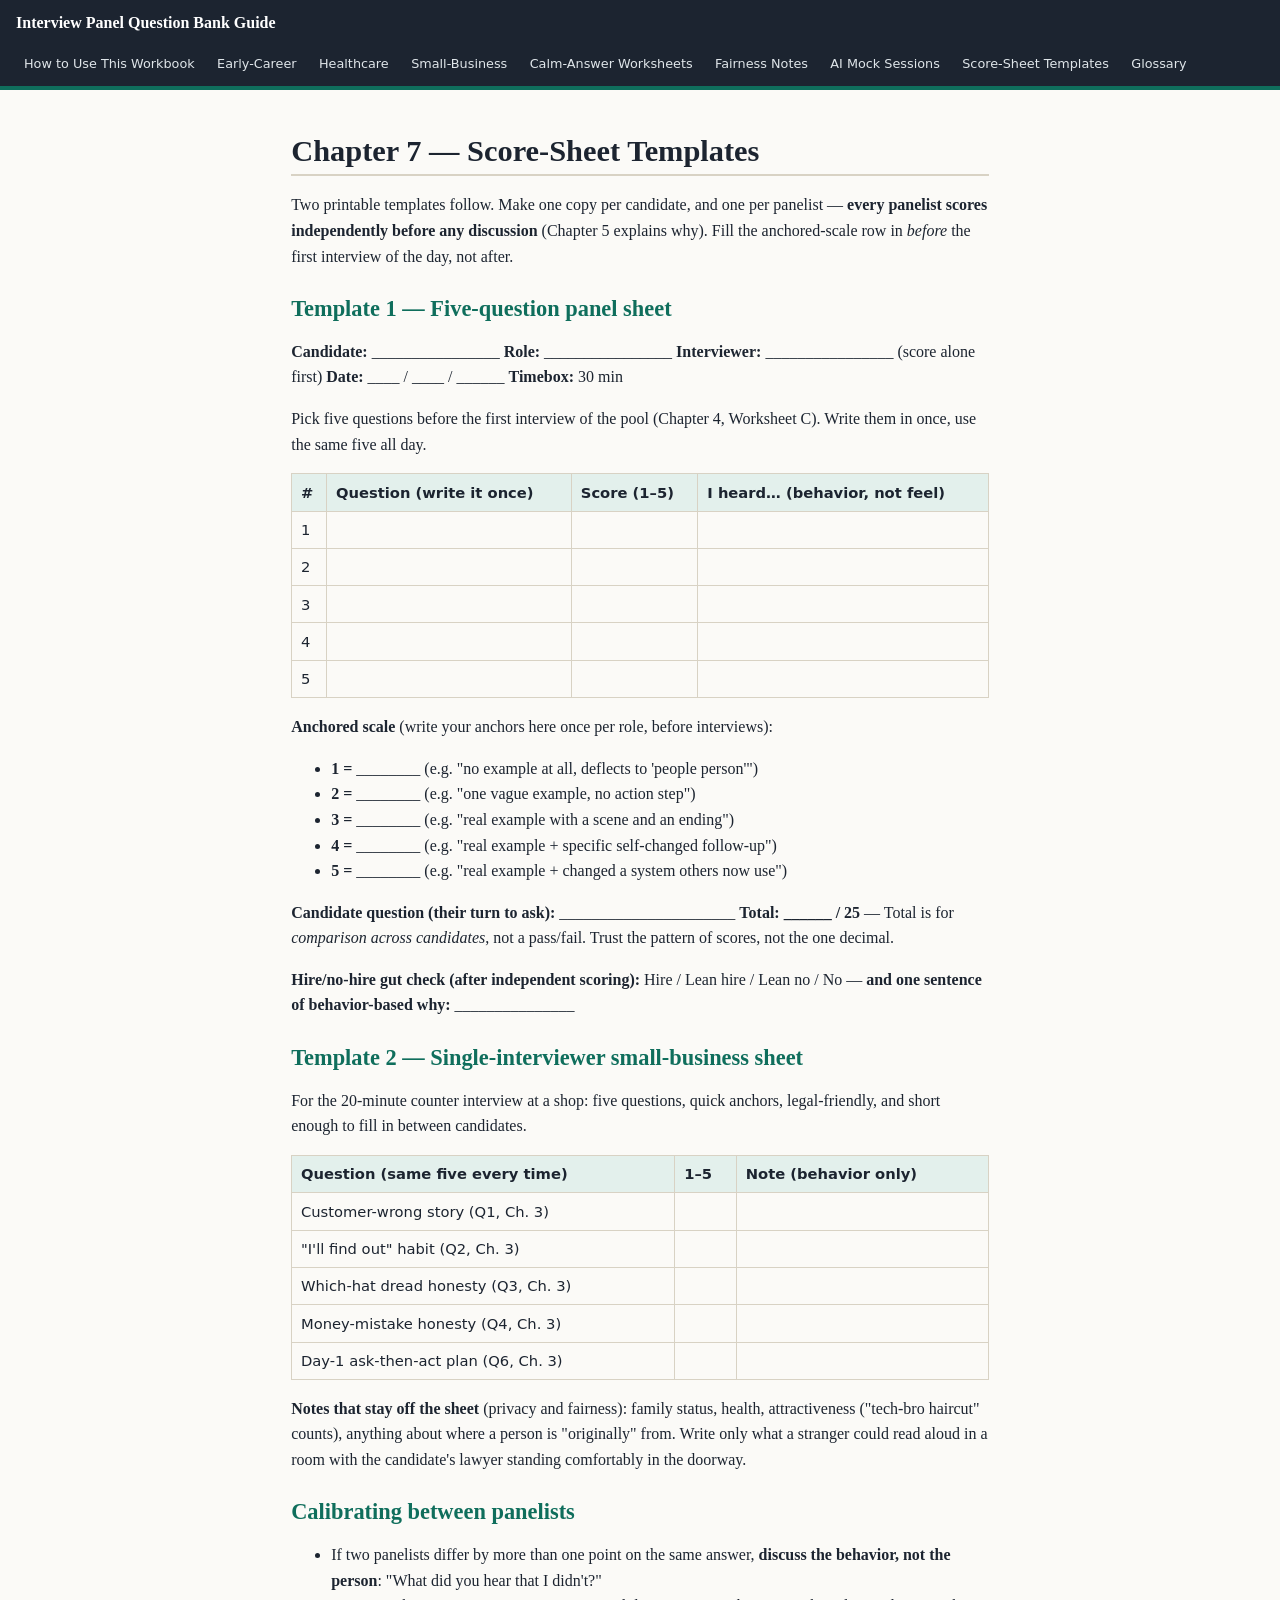
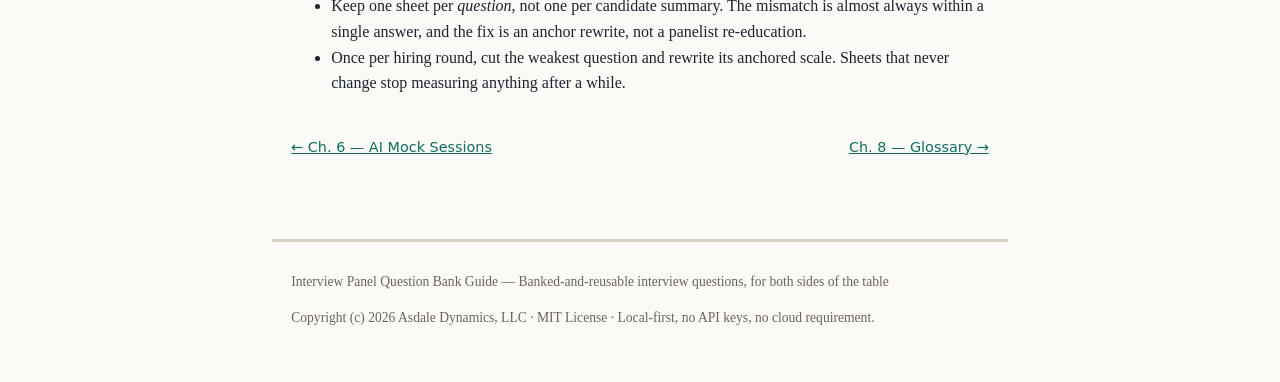
<file: site/07-score-sheets.html>
<!DOCTYPE html>
<html lang="en">
<head>
<meta charset="utf-8">
<meta name="viewport" content="width=device-width, initial-scale=1">
<title>Ch. 7 — Score-Sheet Templates — Interview Panel Question Bank Guide</title>
<link rel="stylesheet" href="styles.css">
</head>
<body>
<nav class="topnav">
  <a class="brand" href="index.html">Interview Panel Question Bank Guide</a>
  <div class="chapters">
    <a href="00-introduction.html">How to Use This Workbook</a>
    <a href="01-bank-early-career.html">Early-Career</a>
    <a href="02-bank-healthcare.html">Healthcare</a>
    <a href="03-bank-small-business.html">Small-Business</a>
    <a href="04-worksheets-calm-answers.html">Calm-Answer Worksheets</a>
    <a href="05-fairness-notes.html">Fairness Notes</a>
    <a href="06-ai-mock-sessions.html">AI Mock Sessions</a>
    <a href="07-score-sheets.html">Score-Sheet Templates</a>
    <a href="08-glossary.html">Glossary</a>
  </div>
</nav>
<main class="chapter">
<article>
<h1 id="s-chapter-7-score-sheet-templates">Chapter 7 — Score-Sheet Templates</h1>
<p>Two printable templates follow. Make one copy per candidate, and one per panelist — <strong>every panelist scores independently before any discussion</strong> (Chapter 5 explains why). Fill the anchored-scale row in <em>before</em> the first interview of the day, not after.</p>
<h2 id="s-template-1-five-question-panel-sheet">Template 1 — Five-question panel sheet</h2>
<p><strong>Candidate:</strong> ________________ <strong>Role:</strong> ________________ <strong>Interviewer:</strong> ________________ (score alone first) <strong>Date:</strong> ____ / ____ / ______ <strong>Timebox:</strong> 30 min</p>
<p>Pick five questions before the first interview of the pool (Chapter 4, Worksheet C). Write them in once, use the same five all day.</p>
<table><thead><tr><th>#</th><th>Question (write it once)</th><th>Score (1–5)</th><th>I heard… (behavior, not feel)</th></tr></thead><tbody><tr><td>1</td><td></td><td></td><td></td></tr><tr><td>2</td><td></td><td></td><td></td></tr><tr><td>3</td><td></td><td></td><td></td></tr><tr><td>4</td><td></td><td></td><td></td></tr><tr><td>5</td><td></td><td></td><td></td></tr></tbody></table>
<p><strong>Anchored scale</strong> (write your anchors here once per role, before interviews):</p>
<ul><li><strong>1 =</strong> ________ (e.g. "no example at all, deflects to 'people person'")</li><li><strong>2 =</strong> ________ (e.g. "one vague example, no action step")</li><li><strong>3 =</strong> ________ (e.g. "real example with a scene and an ending")</li><li><strong>4 =</strong> ________ (e.g. "real example + specific self-changed follow-up")</li><li><strong>5 =</strong> ________ (e.g. "real example + changed a system others now use")</li></ul>
<p><strong>Candidate question (their turn to ask):</strong> ______________________ <strong>Total: ______ / 25</strong> — Total is for <em>comparison across candidates</em>, not a pass/fail. Trust the pattern of scores, not the one decimal.</p>
<p><strong>Hire/no-hire gut check (after independent scoring):</strong> Hire / Lean hire / Lean no / No — <strong>and one sentence of behavior-based why:</strong> _______________</p>
<h2 id="s-template-2-single-interviewer-small-business-sheet">Template 2 — Single-interviewer small-business sheet</h2>
<p>For the 20-minute counter interview at a shop: five questions, quick anchors, legal-friendly, and short enough to fill in between candidates.</p>
<table><thead><tr><th>Question (same five every time)</th><th>1–5</th><th>Note (behavior only)</th></tr></thead><tbody><tr><td>Customer-wrong story (Q1, Ch. 3)</td><td></td><td></td></tr><tr><td>"I'll find out" habit (Q2, Ch. 3)</td><td></td><td></td></tr><tr><td>Which-hat dread honesty (Q3, Ch. 3)</td><td></td><td></td></tr><tr><td>Money-mistake honesty (Q4, Ch. 3)</td><td></td><td></td></tr><tr><td>Day-1 ask-then-act plan (Q6, Ch. 3)</td><td></td><td></td></tr></tbody></table>
<p><strong>Notes that stay off the sheet</strong> (privacy and fairness): family status, health, attractiveness ("tech-bro haircut" counts), anything about where a person is "originally" from. Write only what a stranger could read aloud in a room with the candidate's lawyer standing comfortably in the doorway.</p>
<h2 id="s-calibrating-between-panelists">Calibrating between panelists</h2>
<ul><li>If two panelists differ by more than one point on the same answer, <strong>discuss the behavior, not the person</strong>: "What did you hear that I didn't?"</li><li>Keep one sheet per <em>question</em>, not one per candidate summary. The mismatch is almost always within a single answer, and the fix is an anchor rewrite, not a panelist re-education.</li><li>Once per hiring round, cut the weakest question and rewrite its anchored scale. Sheets that never change stop measuring anything after a while.</li></ul>
</article>
<div class="pager"><a href="06-ai-mock-sessions.html">&larr; Ch. 6 — AI Mock Sessions</a> <a href="08-glossary.html">Ch. 8 — Glossary &rarr;</a></div>
</main>
<footer>
  <p>Interview Panel Question Bank Guide — Banked-and-reusable interview questions, for both sides of the table</p>
  <p>Copyright (c) 2026 Asdale Dynamics, LLC · MIT License · Local-first, no
  API keys, no cloud requirement.</p>
</footer>
</body>
</html>
</file>
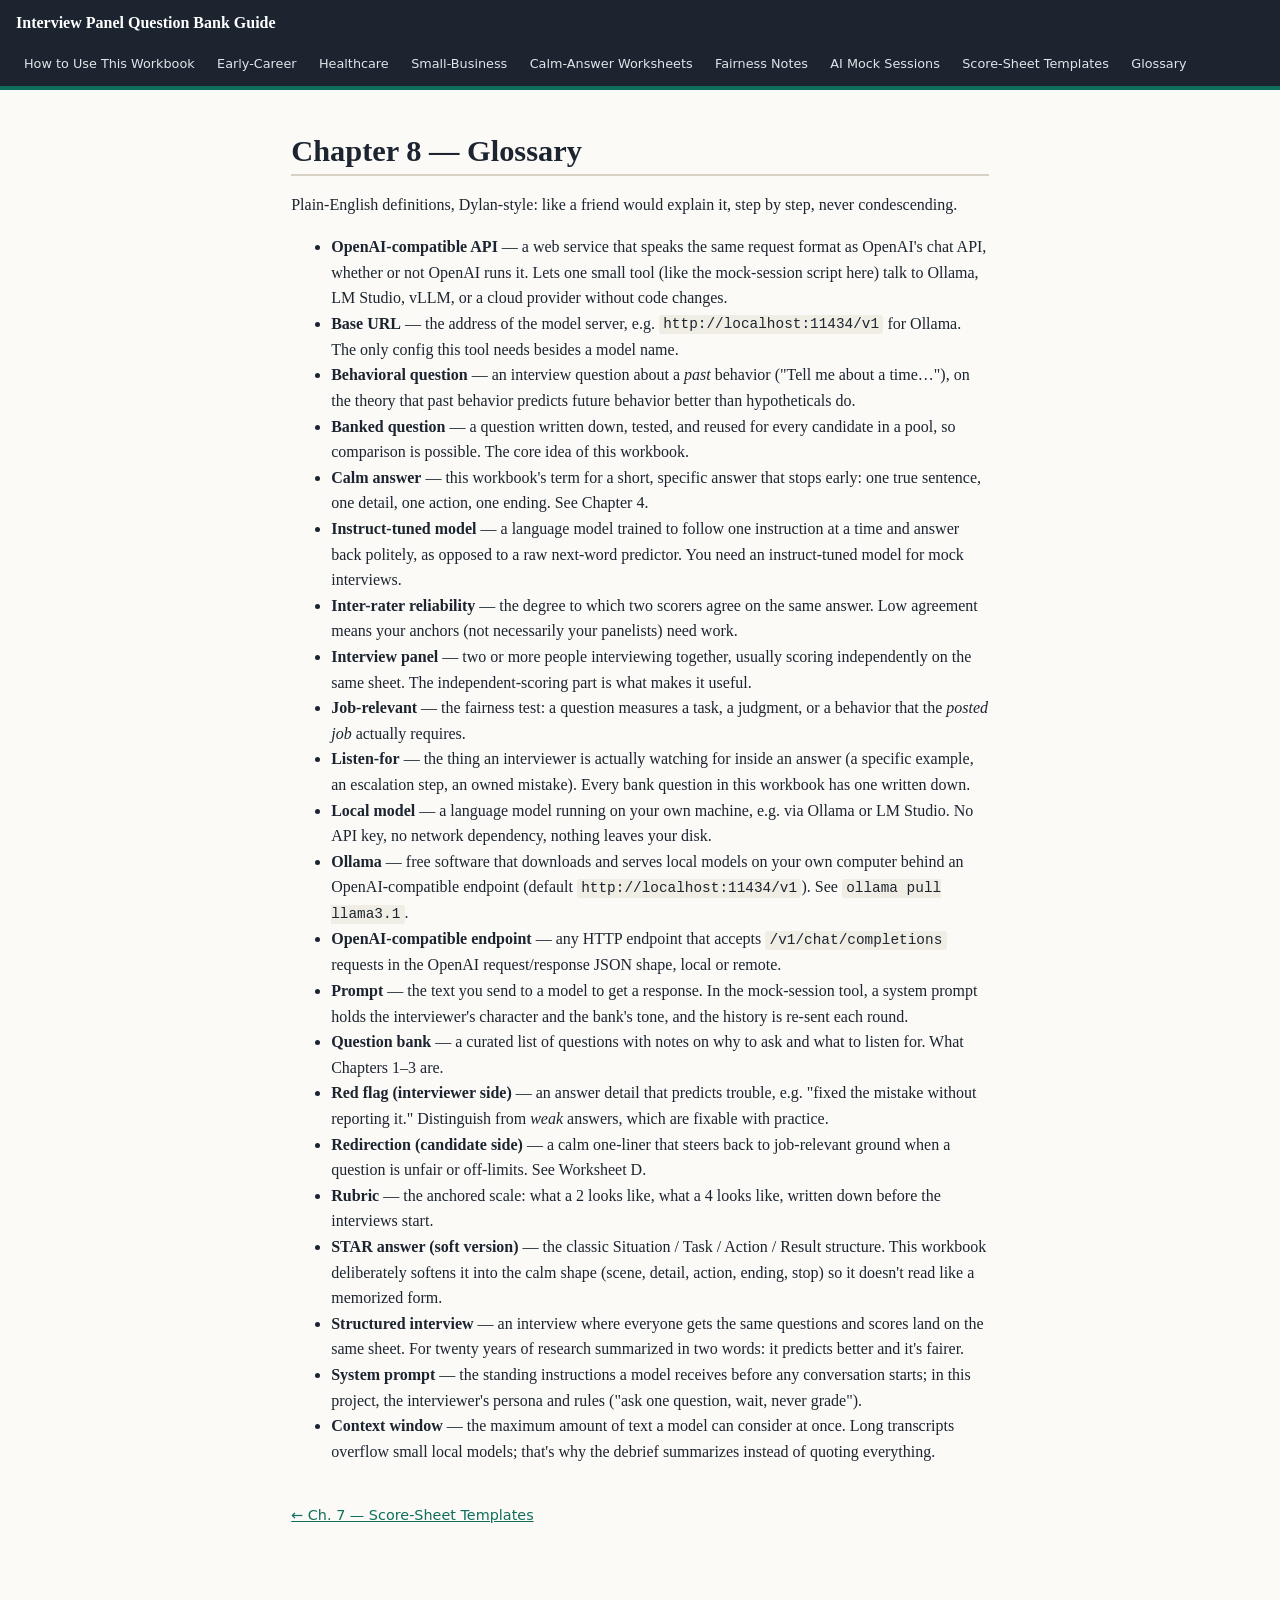
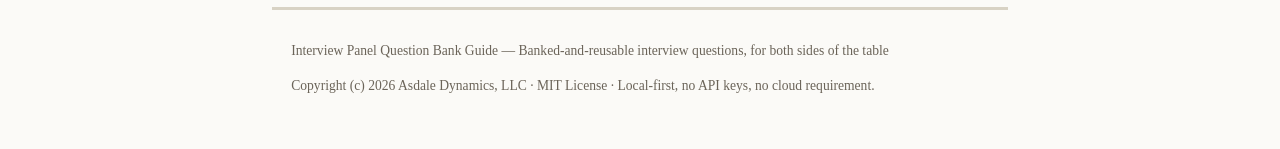
<file: site/08-glossary.html>
<!DOCTYPE html>
<html lang="en">
<head>
<meta charset="utf-8">
<meta name="viewport" content="width=device-width, initial-scale=1">
<title>Ch. 8 — Glossary — Interview Panel Question Bank Guide</title>
<link rel="stylesheet" href="styles.css">
</head>
<body>
<nav class="topnav">
  <a class="brand" href="index.html">Interview Panel Question Bank Guide</a>
  <div class="chapters">
    <a href="00-introduction.html">How to Use This Workbook</a>
    <a href="01-bank-early-career.html">Early-Career</a>
    <a href="02-bank-healthcare.html">Healthcare</a>
    <a href="03-bank-small-business.html">Small-Business</a>
    <a href="04-worksheets-calm-answers.html">Calm-Answer Worksheets</a>
    <a href="05-fairness-notes.html">Fairness Notes</a>
    <a href="06-ai-mock-sessions.html">AI Mock Sessions</a>
    <a href="07-score-sheets.html">Score-Sheet Templates</a>
    <a href="08-glossary.html">Glossary</a>
  </div>
</nav>
<main class="chapter">
<article>
<h1 id="s-chapter-8-glossary">Chapter 8 — Glossary</h1>
<p>Plain-English definitions, Dylan-style: like a friend would explain it, step by step, never condescending.</p>
<ul><li><strong>OpenAI-compatible API</strong> — a web service that speaks the same request format as OpenAI's chat API, whether or not OpenAI runs it. Lets one small tool (like the mock-session script here) talk to Ollama, LM Studio, vLLM, or a cloud provider without code changes.</li><li><strong>Base URL</strong> — the address of the model server, e.g. <code>http://localhost:11434/v1</code> for Ollama. The only config this tool needs besides a model name.</li><li><strong>Behavioral question</strong> — an interview question about a <em>past</em> behavior ("Tell me about a time…"), on the theory that past behavior predicts future behavior better than hypotheticals do.</li><li><strong>Banked question</strong> — a question written down, tested, and reused for every candidate in a pool, so comparison is possible. The core idea of this workbook.</li><li><strong>Calm answer</strong> — this workbook's term for a short, specific answer that stops early: one true sentence, one detail, one action, one ending. See Chapter 4.</li><li><strong>Instruct-tuned model</strong> — a language model trained to follow one instruction at a time and answer back politely, as opposed to a raw next-word predictor. You need an instruct-tuned model for mock interviews.</li><li><strong>Inter-rater reliability</strong> — the degree to which two scorers agree on the same answer. Low agreement means your anchors (not necessarily your panelists) need work.</li><li><strong>Interview panel</strong> — two or more people interviewing together, usually scoring independently on the same sheet. The independent-scoring part is what makes it useful.</li><li><strong>Job-relevant</strong> — the fairness test: a question measures a task, a judgment, or a behavior that the <em>posted job</em> actually requires.</li><li><strong>Listen-for</strong> — the thing an interviewer is actually watching for inside an answer (a specific example, an escalation step, an owned mistake). Every bank question in this workbook has one written down.</li><li><strong>Local model</strong> — a language model running on your own machine, e.g. via Ollama or LM Studio. No API key, no network dependency, nothing leaves your disk.</li><li><strong>Ollama</strong> — free software that downloads and serves local models on your own computer behind an OpenAI-compatible endpoint (default <code>http://localhost:11434/v1</code>). See <code>ollama pull llama3.1</code>.</li><li><strong>OpenAI-compatible endpoint</strong> — any HTTP endpoint that accepts <code>/v1/chat/completions</code> requests in the OpenAI request/response JSON shape, local or remote.</li><li><strong>Prompt</strong> — the text you send to a model to get a response. In the mock-session tool, a system prompt holds the interviewer's character and the bank's tone, and the history is re-sent each round.</li><li><strong>Question bank</strong> — a curated list of questions with notes on why to ask and what to listen for. What Chapters 1–3 are.</li><li><strong>Red flag (interviewer side)</strong> — an answer detail that predicts trouble, e.g. "fixed the mistake without reporting it." Distinguish from <em>weak</em> answers, which are fixable with practice.</li><li><strong>Redirection (candidate side)</strong> — a calm one-liner that steers back to job-relevant ground when a question is unfair or off-limits. See Worksheet D.</li><li><strong>Rubric</strong> — the anchored scale: what a 2 looks like, what a 4 looks like, written down before the interviews start.</li><li><strong>STAR answer (soft version)</strong> — the classic Situation / Task / Action / Result structure. This workbook deliberately softens it into the calm shape (scene, detail, action, ending, stop) so it doesn't read like a memorized form.</li><li><strong>Structured interview</strong> — an interview where everyone gets the same questions and scores land on the same sheet. For twenty years of research summarized in two words: it predicts better and it's fairer.</li><li><strong>System prompt</strong> — the standing instructions a model receives before any conversation starts; in this project, the interviewer's persona and rules ("ask one question, wait, never grade").</li><li><strong>Context window</strong> — the maximum amount of text a model can consider at once. Long transcripts overflow small local models; that's why the debrief summarizes instead of quoting everything.</li></ul>
</article>
<div class="pager"><a href="07-score-sheets.html">&larr; Ch. 7 — Score-Sheet Templates</a> <span></span></div>
</main>
<footer>
  <p>Interview Panel Question Bank Guide — Banked-and-reusable interview questions, for both sides of the table</p>
  <p>Copyright (c) 2026 Asdale Dynamics, LLC · MIT License · Local-first, no
  API keys, no cloud requirement.</p>
</footer>
</body>
</html>
</file>
<file: site/styles.css>
:root {
  --ink: #1c2430;
  --paper: #fbfaf7;
  --accent: #0f6e5c;
  --accent-soft: #e3f0ec;
  --rule: #d8d2c4;
  --muted: #6b6459;
}
* { box-sizing: border-box; }
html { scroll-behavior: smooth; }
body {
  margin: 0;
  font-family: Georgia, "Times New Roman", serif;
  color: var(--ink);
  background: var(--paper);
  line-height: 1.6;
}
nav.topnav {
  background: var(--ink);
  color: #fff;
  padding: 0.6rem 1rem;
  display: flex;
  gap: 1rem;
  align-items: center;
  border-bottom: 4px solid var(--accent);
  flex-wrap: wrap;
}
nav.topnav .brand { color: #fff; font-weight: bold; text-decoration: none; }
nav.topnav .chapters { display: flex; flex-wrap: wrap; gap: 0.4rem; }
nav.topnav .chapters a {
  color: #dfe5e9;
  text-decoration: none;
  font-size: 0.8rem;
  padding: 0.15rem 0.5rem;
  border-radius: 999px;
  font-family: system-ui, sans-serif;
}
nav.topnav .chapters a:hover { background: var(--accent); color: #fff; }
main { max-width: 46rem; margin: 0 auto; padding: 1rem 1.2rem 3rem; }
header.hero {
  max-width: 46rem; margin: 0 auto; padding: 2rem 1.2rem 0.5rem;
}
header.hero h1 { margin: 0 0 0.3rem; font-size: 2.1rem; }
header.hero .tagline { color: var(--muted); margin: 0; font-style: italic; }
header.hero .credit { font-size: 0.9rem; color: var(--muted); }
h1, h2, h3, h4 { line-height: 1.25; margin: 1.6rem 0 0.6rem; }
h1 { font-size: 1.9rem; border-bottom: 2px solid var(--rule); padding-bottom: 0.3rem; }
h2 { font-size: 1.4rem; color: var(--accent); }
h3 { font-size: 1.1rem; }
table {
  border-collapse: collapse; width: 100%; margin: 1rem 0;
  font-family: system-ui, sans-serif; font-size: 0.92rem;
}
th, td { border: 1px solid var(--rule); padding: 0.4rem 0.55rem; text-align: left; vertical-align: top; }
th { background: var(--accent-soft); }
blockquote {
  margin: 1rem 0; padding: 0.7rem 1rem;
  border-left: 4px solid var(--accent); background: var(--accent-soft);
}
blockquote p { margin: 0; font-style: italic; }
pre {
  background: #f0ede4; border: 1px solid var(--rule); padding: 0.7rem 0.9rem;
  overflow-x: auto; font-size: 0.88rem;
}
code { font-family: ui-monospace, "SF Mono", Menlo, Consolas, monospace; font-size: 0.9em; background: #f0ede4; padding: 0.1em 0.3em; border-radius: 3px; }
pre code { background: none; padding: 0; }
ul.qcards { list-style: none; padding-left: 0; margin: 0.6rem 0 1.4rem; display: grid; gap: 0.45rem; }
li.qcard-wrap > div.qcard { margin: 0; }
.qmark {
  font-family: system-ui, sans-serif; font-weight: 700; color: #fff;
  background: var(--accent); border-radius: 6px; padding: 0.05rem 0.45rem;
  font-size: 0.78rem; white-space: nowrap; flex-shrink: 0;
}
.qtext { flex: 1; }
ul.qdetails {
  list-style: none; padding: 0.3rem 0 0; margin: 0.4rem 0 0.1rem;
  font-size: 0.9rem; color: var(--muted); display: grid; gap: 0.3rem;
}
ul.qdetails ul { list-style: circle; margin: 0.3rem 0 0; padding-left: 1.1rem; }
li.qcard-wrap { padding: 0; border: 0; background: none; display: block; }
div.qcard {
  border: 1px solid var(--rule); border-radius: 8px; background: #fff;
  padding: 0.55rem 0.8rem; display: flex; gap: 0.6rem; align-items: baseline;
  break-inside: avoid;
}
a.qlink { text-decoration: none; color: var(--muted); flex-shrink: 0; }
.pager { margin-top: 2.5rem; font-family: system-ui, sans-serif; font-size: 0.9rem; display: flex; justify-content: space-between; gap: 1rem; }
footer {
  border-top: 3px solid var(--rule); margin: 2rem auto 0; max-width: 46rem;
  padding: 1rem 1.2rem 2.5rem; color: var(--muted); font-size: 0.85rem;
}
a { color: var(--accent); }
section.cards, section.quicklinks, section.intro { margin-bottom: 2.2rem; }
@media print {
  nav.topnav, footer, a.qlink { display: none; }
  body { background: #fff; }
  main { max-width: none; padding: 0; }
  table, blockquote, pre, div.qcard { break-inside: avoid; }
  a { color: inherit; text-decoration: none; }
}
</file>
